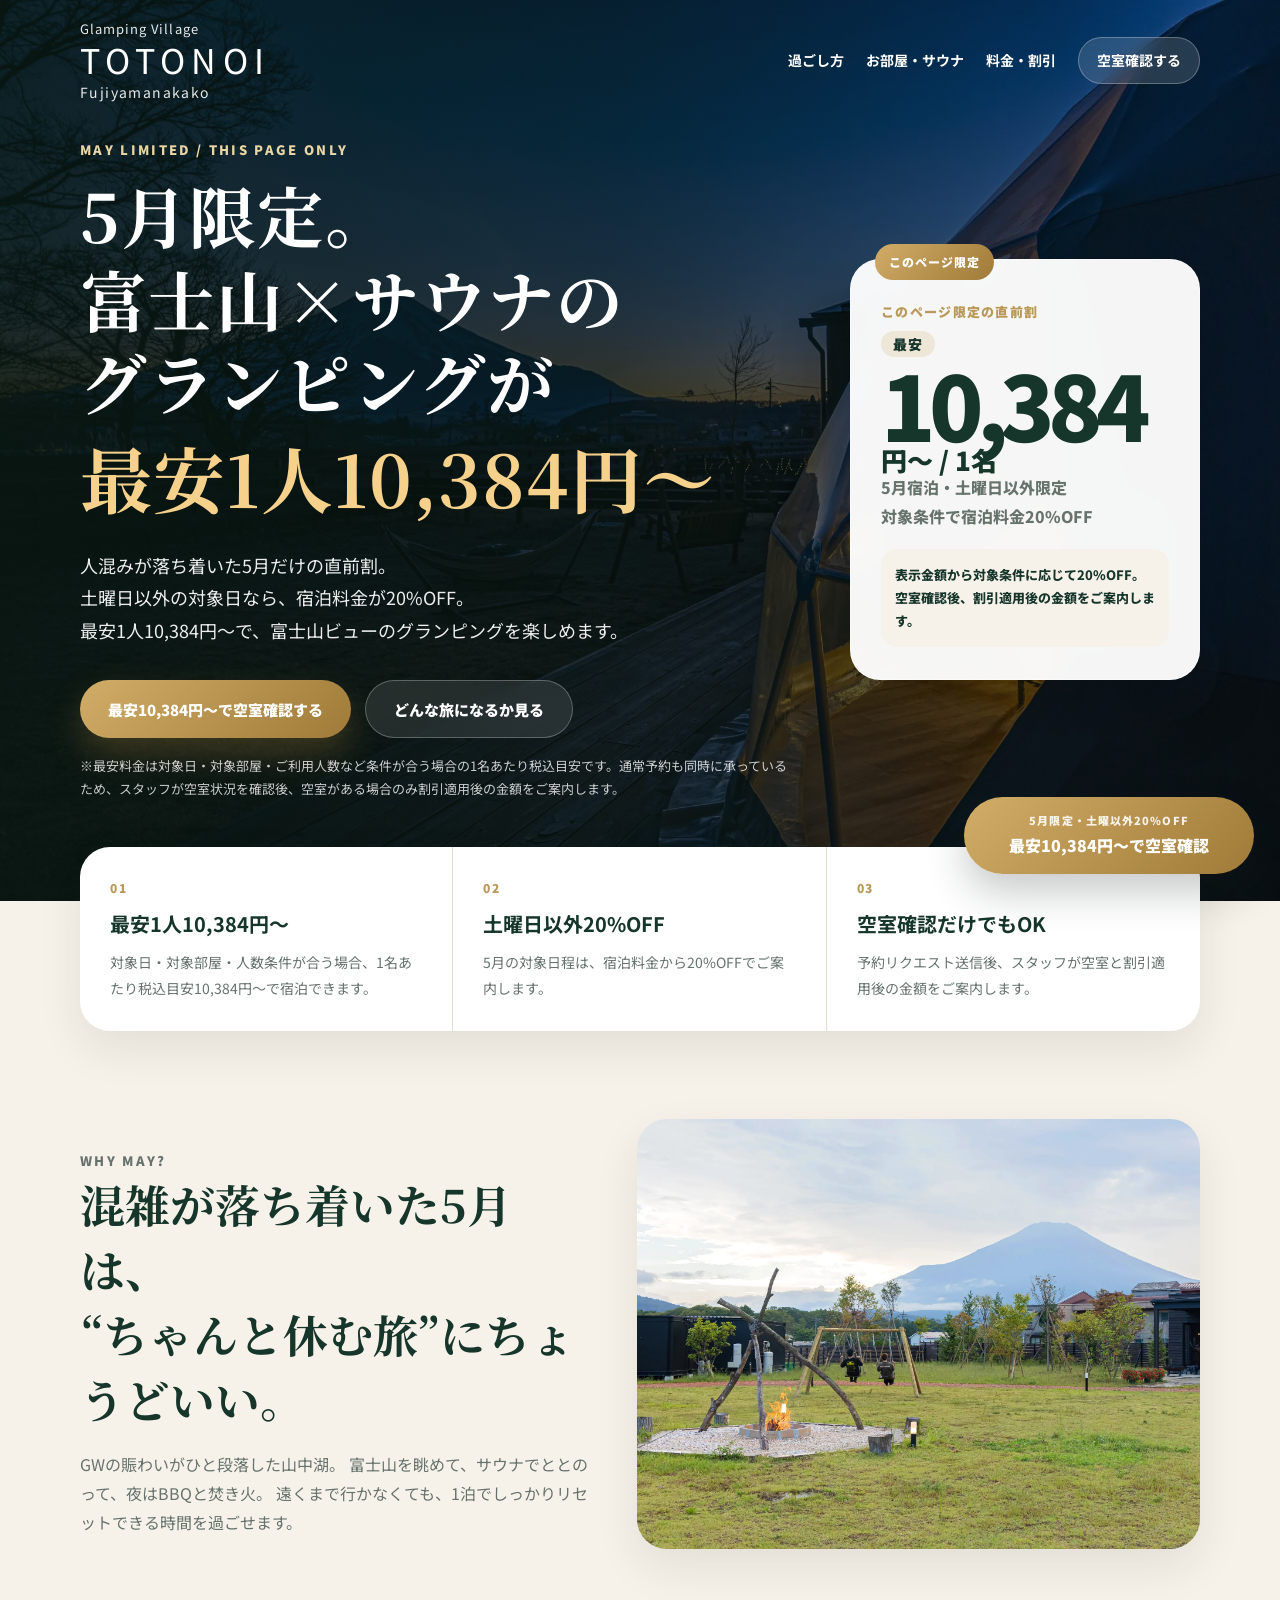
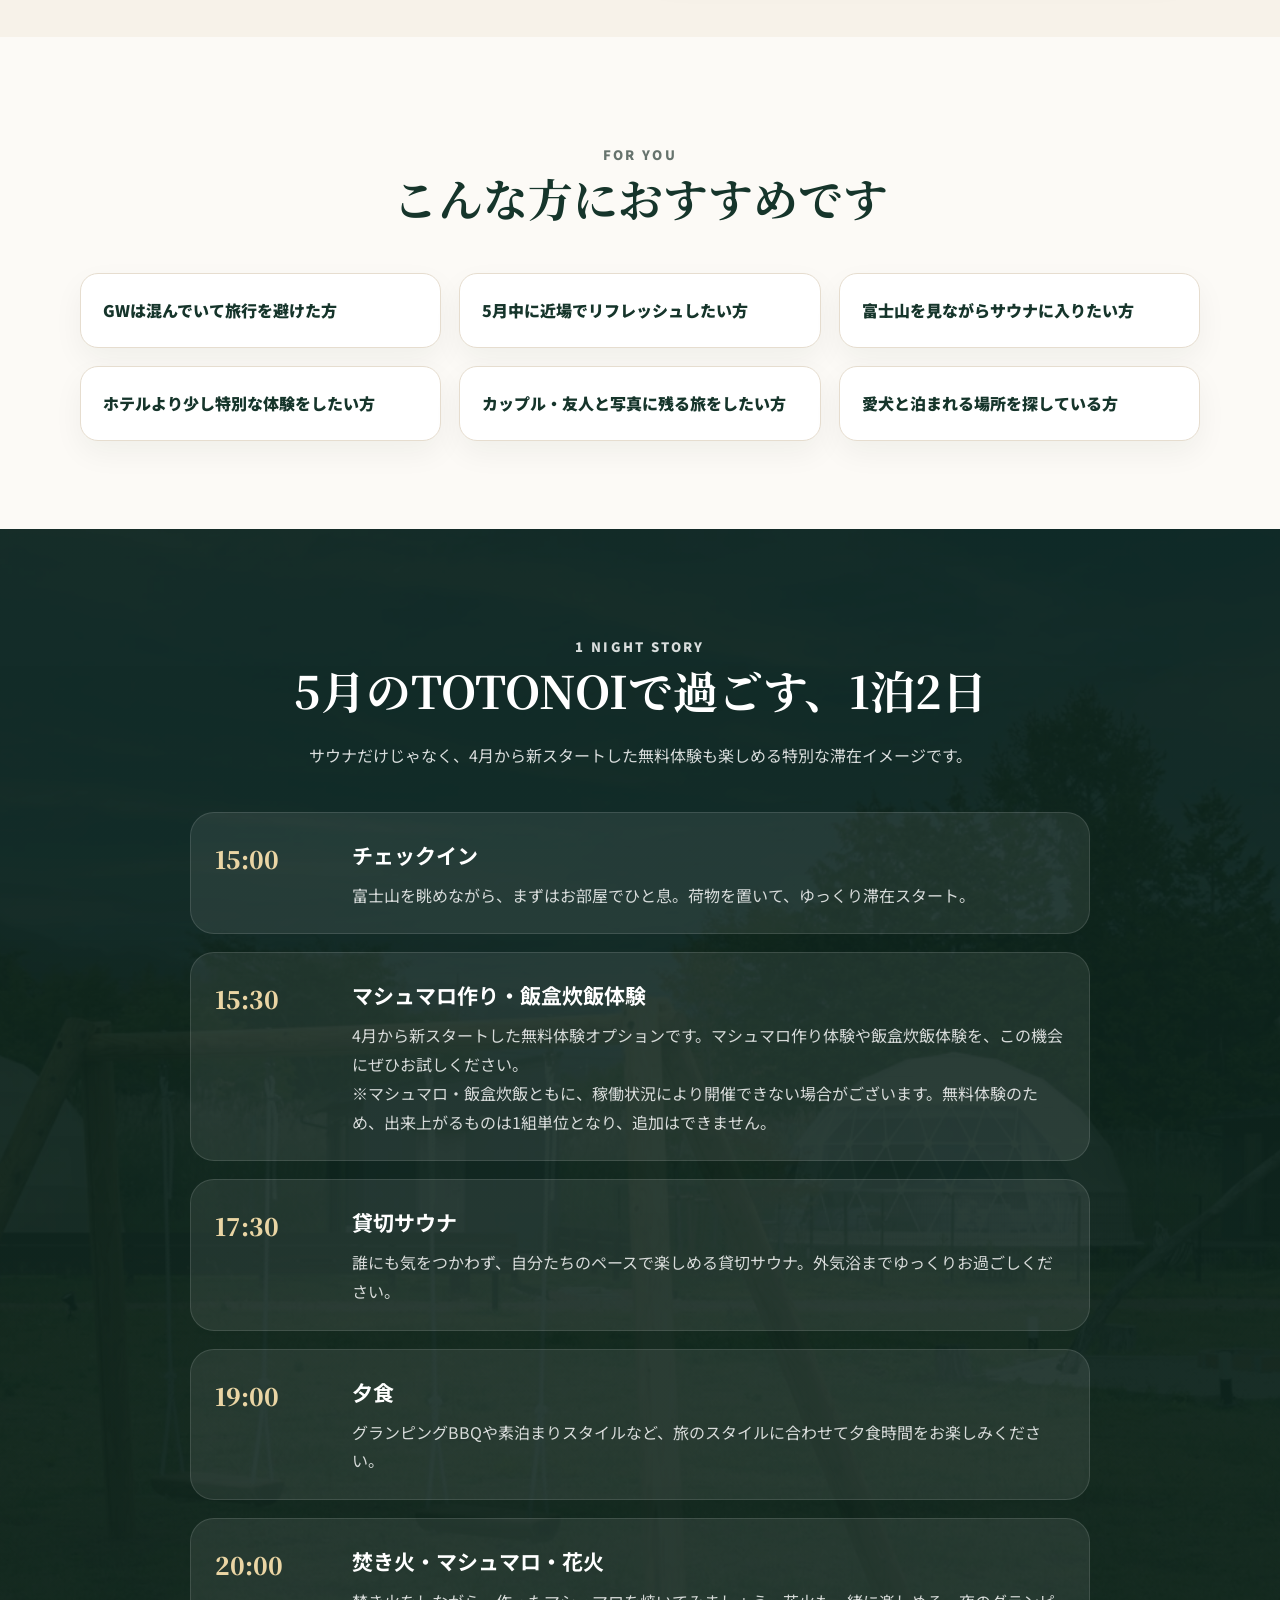
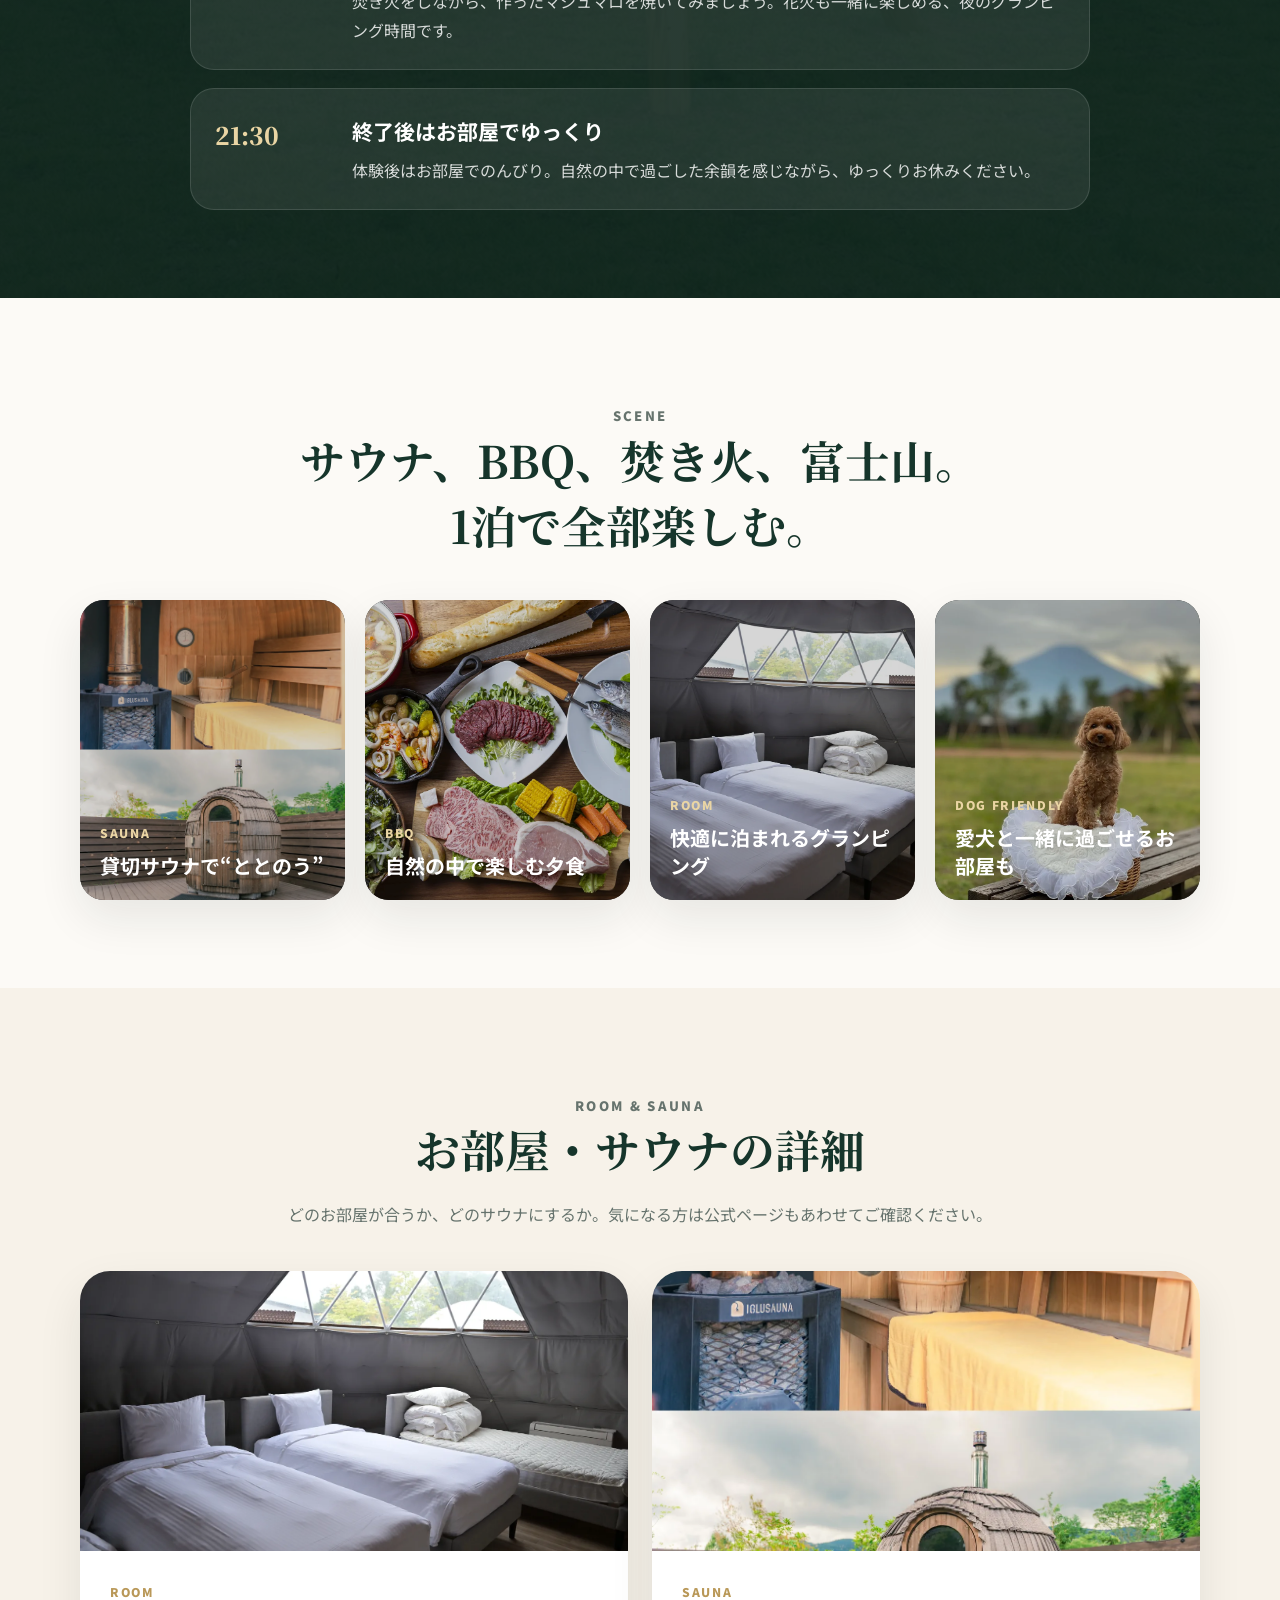
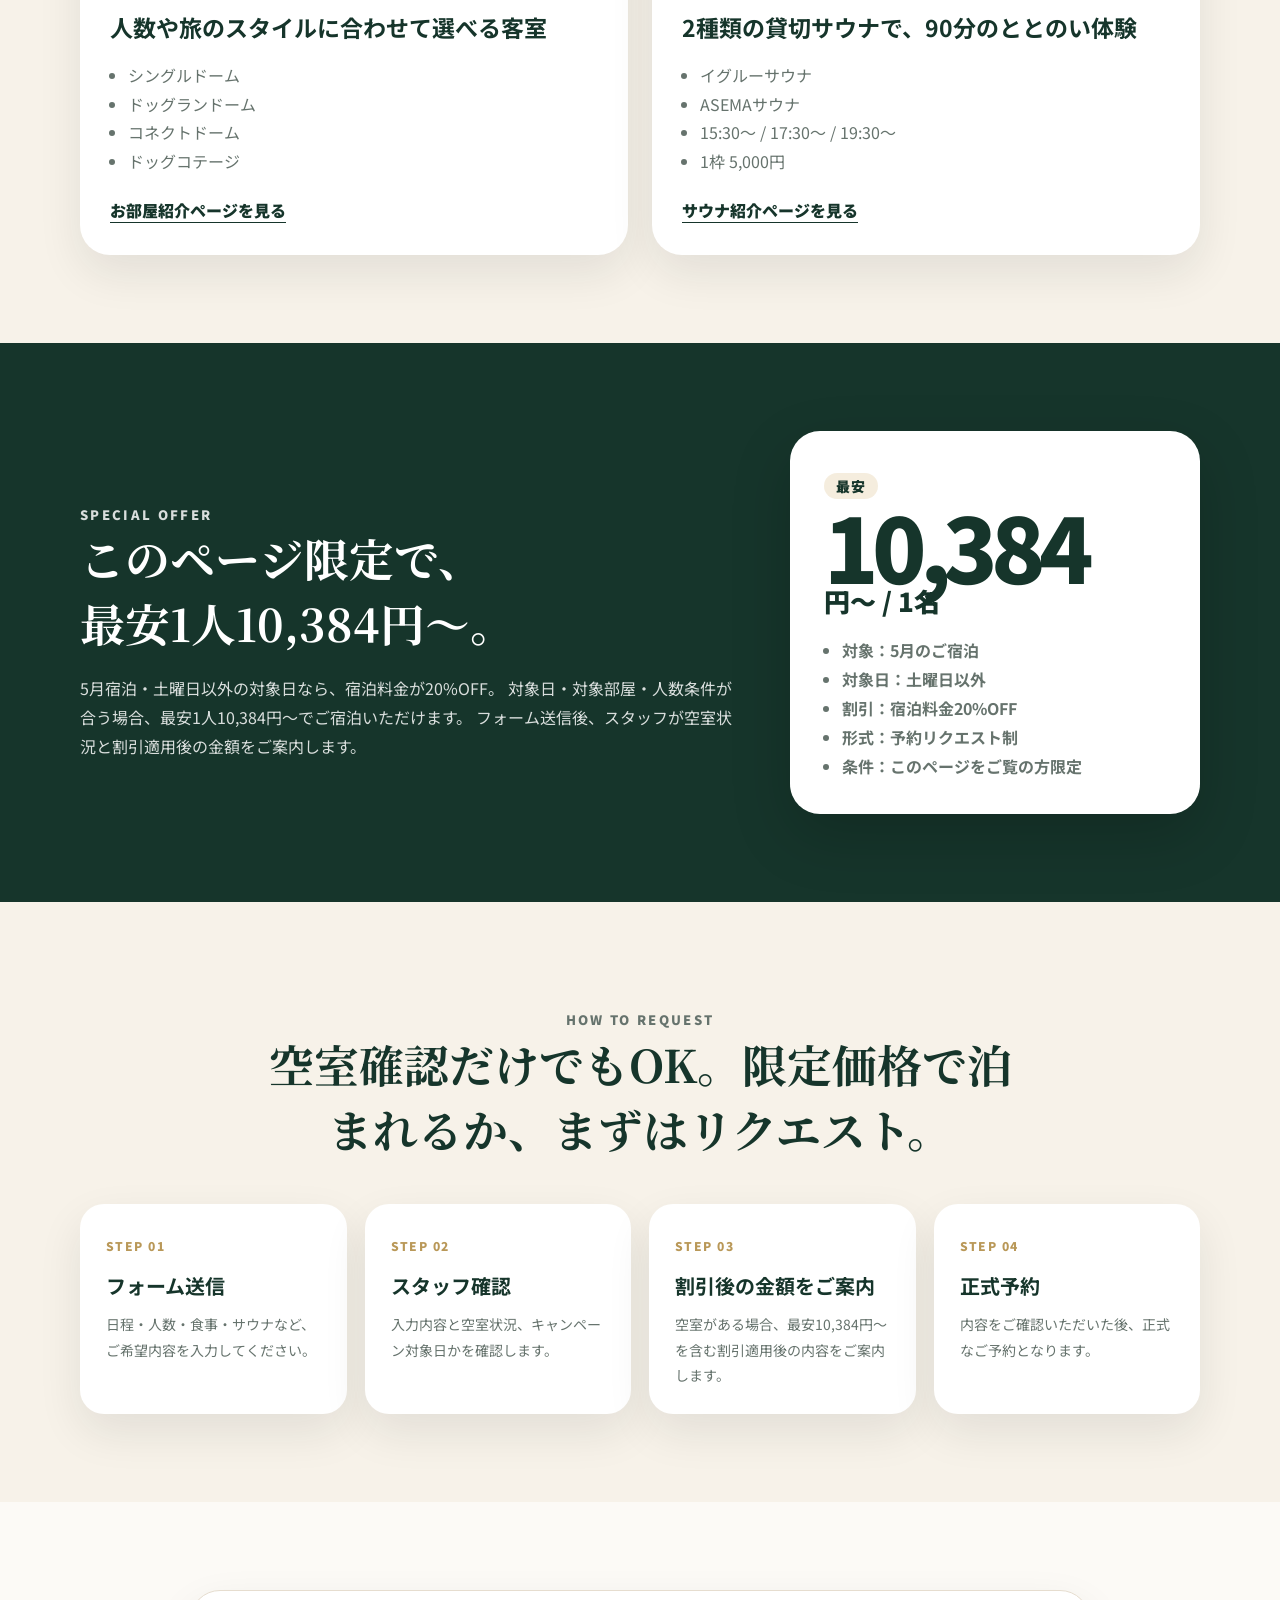
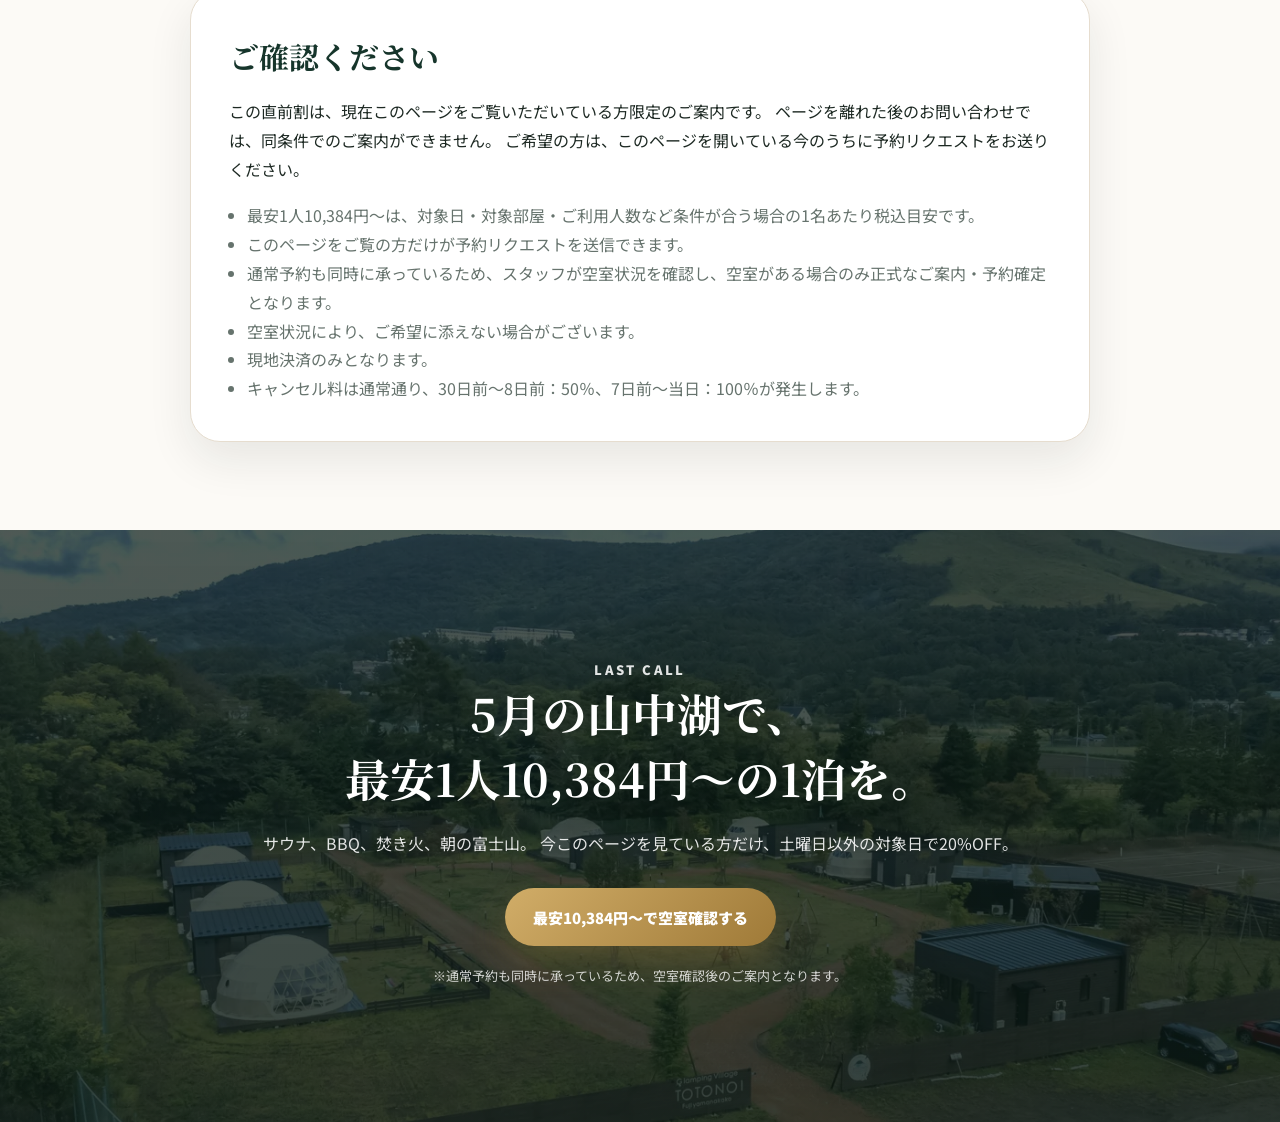
<file: index.html>
<!DOCTYPE html>
<html lang="ja">
<head>
  <meta charset="UTF-8" />
  <meta name="viewport" content="width=device-width, initial-scale=1.0" />

  <title>5月限定直前割｜TOTONOI富士山中湖</title>
  <meta name="description" content="GW明けの静かな山中湖で、富士山とサウナにととのう。TOTONOI富士山中湖の5月限定直前割。土曜日以外20%OFF。最安1人10,384円〜。" />

  <link rel="preconnect" href="https://fonts.googleapis.com" />
  <link rel="preconnect" href="https://fonts.gstatic.com" crossorigin />
  <link href="https://fonts.googleapis.com/css2?family=Noto+Sans+JP:wght@400;500;700;800;900&family=Noto+Serif+JP:wght@500;700;900&display=swap" rel="stylesheet" />

  <link rel="stylesheet" href="style.css" />

  <!-- GA4 / Google tag -->
  <script async src="https://www.googletagmanager.com/gtag/js?id=G-E17Z6DEL7V"></script>
  <script>
    window.dataLayer = window.dataLayer || [];
    function gtag(){dataLayer.push(arguments);}
    gtag('js', new Date());

    gtag('config', 'G-E17Z6DEL7V');
  </script>

  <!-- Meta Pixel Code -->
  <script>
    !function(f,b,e,v,n,t,s)
    {if(f.fbq)return;n=f.fbq=function(){n.callMethod?
    n.callMethod.apply(n,arguments):n.queue.push(arguments)};
    if(!f._fbq)f._fbq=n;n.push=n;n.loaded=!0;n.version='2.0';
    n.queue=[];t=b.createElement(e);t.async=!0;
    t.src=v;s=b.getElementsByTagName(e)[0];
    s.parentNode.insertBefore(t,s)}(window, document,'script',
    'https://connect.facebook.net/en_US/fbevents.js');

    fbq('init', '956532880602865');
    fbq('track', 'PageView');
  </script>
  <noscript>
    <img height="1" width="1" style="display:none"
    src="https://www.facebook.com/tr?id=956532880602865&ev=PageView&noscript=1" />
  </noscript>
  <!-- End Meta Pixel Code -->
</head>

<body>
  <div class="lp-wrapper">

    <header class="site-header">
      <div class="container header-inner">
        <a href="index.html" class="brand">
          <span class="brand-village">Glamping Village</span>
          <span class="brand-main">TOTONOI</span>
          <span class="brand-sub">Fujiyamanakako</span>
        </a>

        <nav class="header-nav">
          <a href="#experience">過ごし方</a>
          <a href="#rooms">お部屋・サウナ</a>
          <a href="#discount">料金・割引</a>
          <a href="request.html" class="nav-cta" onclick="gtag('event', 'click_request_nav'); fbq('trackCustom', 'ClickRequestNav');">空室確認する</a>
        </nav>
      </div>
    </header>

    <main>

      <section class="hero">
        <div class="hero-bg"></div>
        <div class="hero-shade"></div>

        <div class="container hero-inner">
          <div class="hero-copy">
            <p class="eyebrow">MAY LIMITED / THIS PAGE ONLY</p>

            <h1>
              5月限定。<br />
              富士山×サウナの<br />
              グランピングが<br />
              <span class="hero-discount-text">最安1人10,384円〜</span>
            </h1>

            <p class="hero-lead">
              人混みが落ち着いた5月だけの直前割。<br />
              土曜日以外の対象日なら、宿泊料金が20%OFF。<br />
              最安1人10,384円〜で、富士山ビューのグランピングを楽しめます。
            </p>

            <div class="hero-actions">
              <a href="request.html" class="btn btn-primary" onclick="gtag('event', 'click_request_index'); fbq('trackCustom', 'ClickRequestIndex');">
                最安10,384円〜で空室確認する
              </a>
              <a href="#experience" class="btn btn-glass" onclick="gtag('event', 'click_view_experience'); fbq('trackCustom', 'ClickViewExperience');">
                どんな旅になるか見る
              </a>
            </div>

            <p class="micro-copy">
              ※最安料金は対象日・対象部屋・ご利用人数など条件が合う場合の1名あたり税込目安です。通常予約も同時に承っているため、スタッフが空室状況を確認後、空室がある場合のみ割引適用後の金額をご案内します。
            </p>
          </div>

          <div class="hero-card">
            <p class="hero-card-label">このページ限定の直前割</p>

            <div class="price-big">
              <small>最安</small>
              <span>10,384</span>
              <em>円〜 / 1名</em>
            </div>

            <p class="hero-card-text">
              5月宿泊・土曜日以外限定<br />
              対象条件で宿泊料金20%OFF
            </p>

            <div class="discount-mini-note">
              表示金額から対象条件に応じて20%OFF。<br />
              空室確認後、割引適用後の金額をご案内します。
            </div>
          </div>
        </div>
      </section>

      <section class="quick">
        <div class="container quick-grid">
          <div class="quick-item">
            <span>01</span>
            <strong>最安1人10,384円〜</strong>
            <p>対象日・対象部屋・人数条件が合う場合、1名あたり税込目安10,384円〜で宿泊できます。</p>
          </div>

          <div class="quick-item">
            <span>02</span>
            <strong>土曜日以外20%OFF</strong>
            <p>5月の対象日程は、宿泊料金から20%OFFでご案内します。</p>
          </div>

          <div class="quick-item">
            <span>03</span>
            <strong>空室確認だけでもOK</strong>
            <p>予約リクエスト送信後、スタッフが空室と割引適用後の金額をご案内します。</p>
          </div>
        </div>
      </section>

      <section class="section intro">
        <div class="container intro-grid">
          <div class="intro-copy">
            <p class="section-kicker">WHY MAY?</p>
            <h2>
              混雑が落ち着いた5月は、<br />
              “ちゃんと休む旅”にちょうどいい。
            </h2>
            <p>
              GWの賑わいがひと段落した山中湖。
              富士山を眺めて、サウナでととのって、夜はBBQと焚き火。
              遠くまで行かなくても、1泊でしっかりリセットできる時間を過ごせます。
            </p>
          </div>

          <div class="intro-photo">
            <img src="images/fuji-firepit.webp" alt="富士山と焚き火" />
          </div>
        </div>
      </section>

      <section class="section recommend">
        <div class="container">
          <div class="section-head">
            <p class="section-kicker">FOR YOU</p>
            <h2>こんな方におすすめです</h2>
          </div>

          <div class="recommend-grid">
            <div class="recommend-card">GWは混んでいて旅行を避けた方</div>
            <div class="recommend-card">5月中に近場でリフレッシュしたい方</div>
            <div class="recommend-card">富士山を見ながらサウナに入りたい方</div>
            <div class="recommend-card">ホテルより少し特別な体験をしたい方</div>
            <div class="recommend-card">カップル・友人と写真に残る旅をしたい方</div>
            <div class="recommend-card">愛犬と泊まれる場所を探している方</div>
          </div>
        </div>
      </section>

      <section class="section experience" id="experience">
        <div class="container">
          <div class="section-head white">
            <p class="section-kicker">1 NIGHT STORY</p>
            <h2>5月のTOTONOIで過ごす、1泊2日</h2>
            <p>
              サウナだけじゃなく、4月から新スタートした無料体験も楽しめる特別な滞在イメージです。
            </p>
          </div>

          <div class="story-timeline">
            <div class="story-item">
              <div class="story-time">15:00</div>
              <div>
                <h3>チェックイン</h3>
                <p>富士山を眺めながら、まずはお部屋でひと息。荷物を置いて、ゆっくり滞在スタート。</p>
              </div>
            </div>

            <div class="story-item">
              <div class="story-time">15:30</div>
              <div>
                <h3>マシュマロ作り・飯盒炊飯体験</h3>
                <p>
                  4月から新スタートした無料体験オプションです。マシュマロ作り体験や飯盒炊飯体験を、この機会にぜひお試しください。<br />
                  ※マシュマロ・飯盒炊飯ともに、稼働状況により開催できない場合がございます。無料体験のため、出来上がるものは1組単位となり、追加はできません。
                </p>
              </div>
            </div>

            <div class="story-item">
              <div class="story-time">17:30</div>
              <div>
                <h3>貸切サウナ</h3>
                <p>誰にも気をつかわず、自分たちのペースで楽しめる貸切サウナ。外気浴までゆっくりお過ごしください。</p>
              </div>
            </div>

            <div class="story-item">
              <div class="story-time">19:00</div>
              <div>
                <h3>夕食</h3>
                <p>グランピングBBQや素泊まりスタイルなど、旅のスタイルに合わせて夕食時間をお楽しみください。</p>
              </div>
            </div>

            <div class="story-item">
              <div class="story-time">20:00</div>
              <div>
                <h3>焚き火・マシュマロ・花火</h3>
                <p>焚き火をしながら、作ったマシュマロを焼いてみましょう。花火も一緒に楽しめる、夜のグランピング時間です。</p>
              </div>
            </div>

            <div class="story-item">
              <div class="story-time">21:30</div>
              <div>
                <h3>終了後はお部屋でゆっくり</h3>
                <p>体験後はお部屋でのんびり。自然の中で過ごした余韻を感じながら、ゆっくりお休みください。</p>
              </div>
            </div>
          </div>
        </div>
      </section>

      <section class="section gallery-section">
        <div class="container">
          <div class="section-head">
            <p class="section-kicker">SCENE</p>
            <h2>サウナ、BBQ、焚き火、富士山。<br />1泊で全部楽しむ。</h2>
          </div>

          <div class="masonry">
            <div class="masonry-card large">
              <img src="images/sauna.webp" alt="貸切サウナ" />
              <div>
                <span>SAUNA</span>
                <h3>貸切サウナで“ととのう”</h3>
              </div>
            </div>

            <div class="masonry-card">
              <img src="images/bbq.webp" alt="BBQ" />
              <div>
                <span>BBQ</span>
                <h3>自然の中で楽しむ夕食</h3>
              </div>
            </div>

            <div class="masonry-card">
              <img src="images/room.webp" alt="客室" />
              <div>
                <span>ROOM</span>
                <h3>快適に泊まれるグランピング</h3>
              </div>
            </div>

            <div class="masonry-card wide">
              <img src="images/dog.webp" alt="愛犬同伴" />
              <div>
                <span>DOG FRIENDLY</span>
                <h3>愛犬と一緒に過ごせるお部屋も</h3>
              </div>
            </div>
          </div>
        </div>
      </section>

      <section class="section rooms" id="rooms">
        <div class="container">
          <div class="section-head">
            <p class="section-kicker">ROOM & SAUNA</p>
            <h2>お部屋・サウナの詳細</h2>
            <p>どのお部屋が合うか、どのサウナにするか。気になる方は公式ページもあわせてご確認ください。</p>
          </div>

          <div class="detail-grid">
            <article class="detail-card">
              <img src="images/room.webp" alt="お部屋" />
              <div class="detail-body">
                <p>ROOM</p>
                <h3>人数や旅のスタイルに合わせて選べる客室</h3>
                <ul>
                  <li>シングルドーム</li>
                  <li>ドッグランドーム</li>
                  <li>コネクトドーム</li>
                  <li>ドッグコテージ</li>
                </ul>
                <a href="https://www.yamanashi-sauna-glamping.com/room/" target="_blank" rel="noopener noreferrer" onclick="gtag('event', 'click_room_page'); fbq('trackCustom', 'ClickRoomPage');">
                  お部屋紹介ページを見る
                </a>
              </div>
            </article>

            <article class="detail-card">
              <img src="images/sauna.webp" alt="サウナ" />
              <div class="detail-body">
                <p>SAUNA</p>
                <h3>2種類の貸切サウナで、90分のととのい体験</h3>
                <ul>
                  <li>イグルーサウナ</li>
                  <li>ASEMAサウナ</li>
                  <li>15:30〜 / 17:30〜 / 19:30〜</li>
                  <li>1枠 5,000円</li>
                </ul>
                <a href="https://www.yamanashi-sauna-glamping.com/sauna/" target="_blank" rel="noopener noreferrer" onclick="gtag('event', 'click_sauna_page'); fbq('trackCustom', 'ClickSaunaPage');">
                  サウナ紹介ページを見る
                </a>
              </div>
            </article>
          </div>
        </div>
      </section>

      <section class="section discount" id="discount">
        <div class="container discount-grid">
          <div>
            <p class="section-kicker">SPECIAL OFFER</p>
            <h2>このページ限定で、<br />最安1人10,384円〜。</h2>
            <p>
              5月宿泊・土曜日以外の対象日なら、宿泊料金が20%OFF。
              対象日・対象部屋・人数条件が合う場合、最安1人10,384円〜でご宿泊いただけます。
              フォーム送信後、スタッフが空室状況と割引適用後の金額をご案内します。
            </p>
          </div>

          <div class="discount-panel">
            <div class="price-big price-big-panel">
              <small>最安</small>
              <span>10,384</span>
              <em>円〜 / 1名</em>
            </div>
            <ul>
              <li>対象：5月のご宿泊</li>
              <li>対象日：土曜日以外</li>
              <li>割引：宿泊料金20%OFF</li>
              <li>形式：予約リクエスト制</li>
              <li>条件：このページをご覧の方限定</li>
            </ul>
          </div>
        </div>
      </section>

      <section class="section flow">
        <div class="container">
          <div class="section-head">
            <p class="section-kicker">HOW TO REQUEST</p>
            <h2>空室確認だけでもOK。限定価格で泊まれるか、まずはリクエスト。</h2>
          </div>

          <div class="flow-grid">
            <div class="flow-card">
              <span>STEP 01</span>
              <h3>フォーム送信</h3>
              <p>日程・人数・食事・サウナなど、ご希望内容を入力してください。</p>
            </div>

            <div class="flow-card">
              <span>STEP 02</span>
              <h3>スタッフ確認</h3>
              <p>入力内容と空室状況、キャンペーン対象日かを確認します。</p>
            </div>

            <div class="flow-card">
              <span>STEP 03</span>
              <h3>割引後の金額をご案内</h3>
              <p>空室がある場合、最安10,384円〜を含む割引適用後の内容をご案内します。</p>
            </div>

            <div class="flow-card">
              <span>STEP 04</span>
              <h3>正式予約</h3>
              <p>内容をご確認いただいた後、正式なご予約となります。</p>
            </div>
          </div>
        </div>
      </section>

      <section class="section caution">
        <div class="container">
          <div class="caution-box">
            <h2>ご確認ください</h2>
            <p>
              この直前割は、現在このページをご覧いただいている方限定のご案内です。
              ページを離れた後のお問い合わせでは、同条件でのご案内ができません。
              ご希望の方は、このページを開いている今のうちに予約リクエストをお送りください。
            </p>

            <ul>
              <li>最安1人10,384円〜は、対象日・対象部屋・ご利用人数など条件が合う場合の1名あたり税込目安です。</li>
              <li>このページをご覧の方だけが予約リクエストを送信できます。</li>
              <li>通常予約も同時に承っているため、スタッフが空室状況を確認し、空室がある場合のみ正式なご案内・予約確定となります。</li>
              <li>空室状況により、ご希望に添えない場合がございます。</li>
              <li>現地決済のみとなります。</li>
              <li>キャンセル料は通常通り、30日前〜8日前：50％、7日前〜当日：100％が発生します。</li>
            </ul>
          </div>
        </div>
      </section>

      <section class="final">
        <div class="final-bg"></div>
        <div class="container final-inner">
          <p class="section-kicker">LAST CALL</p>
          <h2>5月の山中湖で、<br />最安1人10,384円〜の1泊を。</h2>
          <p>
            サウナ、BBQ、焚き火、朝の富士山。
            今このページを見ている方だけ、土曜日以外の対象日で20%OFF。
          </p>

          <a href="request.html" class="btn btn-primary" onclick="gtag('event', 'click_request_final'); fbq('trackCustom', 'ClickRequestFinal');">
            最安10,384円〜で空室確認する
          </a>

          <p class="micro-copy light">
            ※通常予約も同時に承っているため、空室確認後のご案内となります。
          </p>
        </div>
      </section>

    </main>

    <div class="sticky-cta">
      <a href="request.html" onclick="gtag('event', 'click_request_sticky'); fbq('trackCustom', 'ClickRequestSticky');">
        <span>5月限定・土曜以外20%OFF</span>
        最安10,384円〜で空室確認
      </a>
    </div>

  </div>
</body>
</html>
</file>
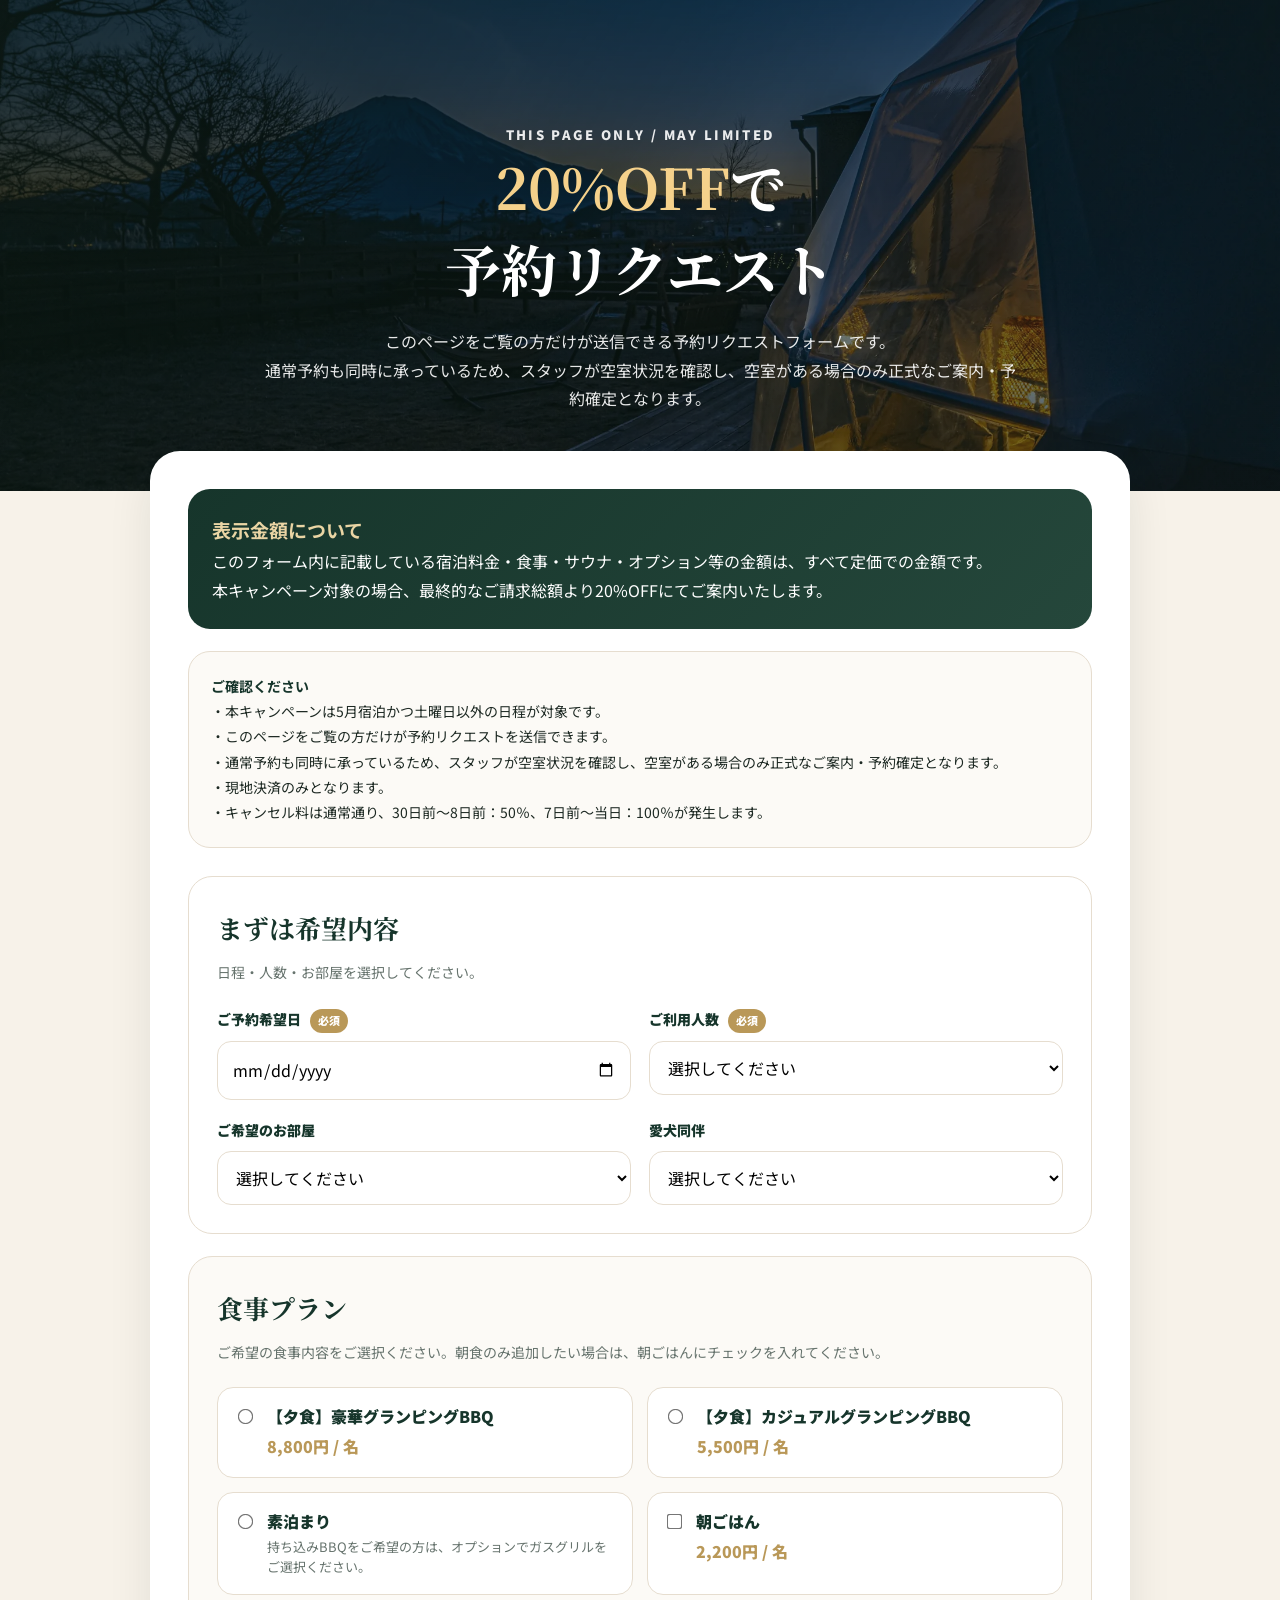
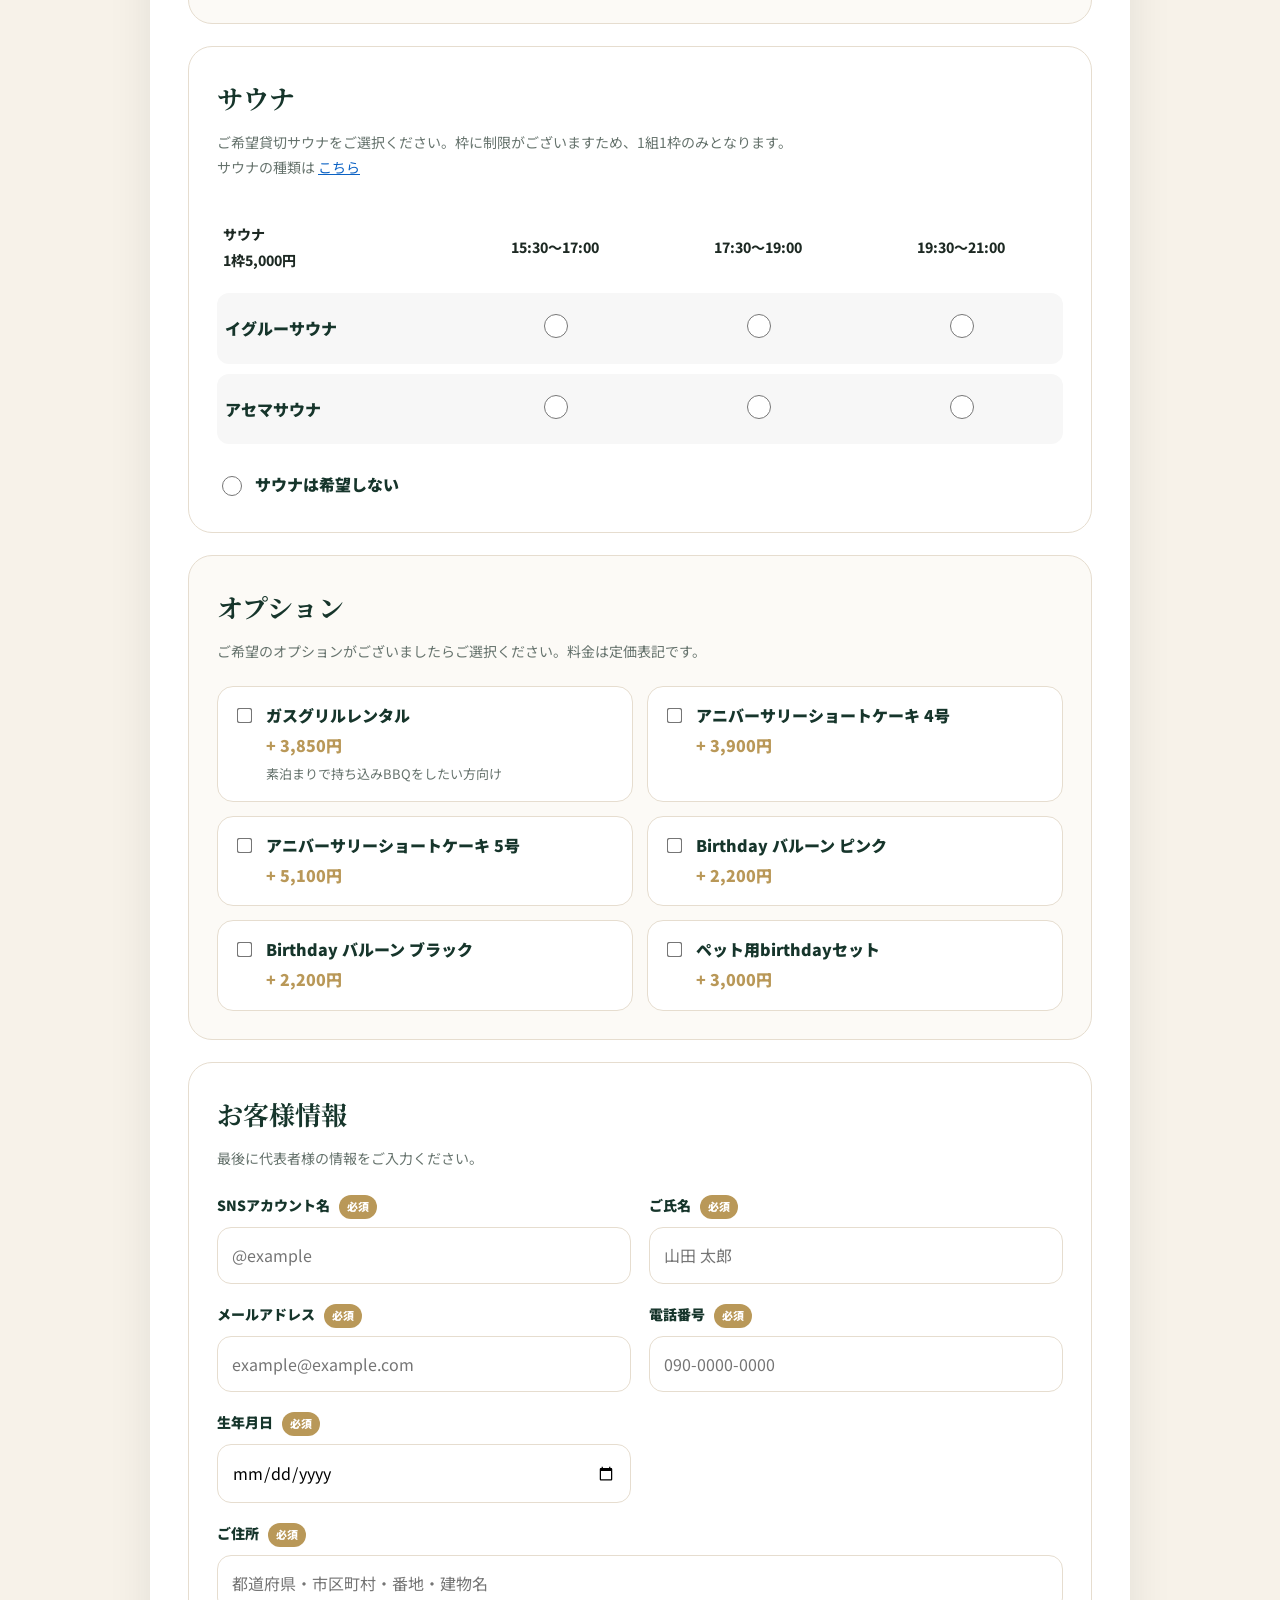
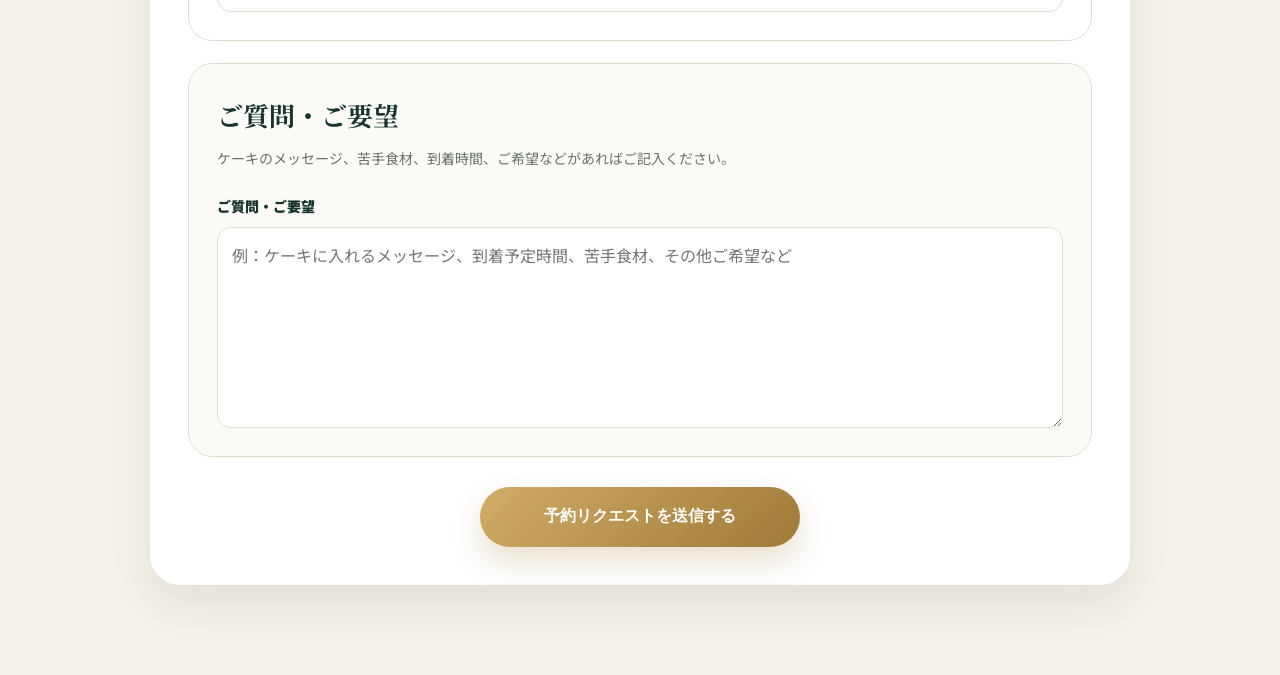
<file: request.html>
<!DOCTYPE html>
<html lang="ja">
<head>
  <meta charset="UTF-8" />
  <meta name="viewport" content="width=device-width, initial-scale=1.0" />

  <title>予約リクエスト｜TOTONOI富士山中湖 5月限定直前割</title>
  <meta name="description" content="TOTONOI富士山中湖 5月限定直前割の予約リクエストフォームです。" />

  <link rel="preconnect" href="https://fonts.googleapis.com" />
  <link rel="preconnect" href="https://fonts.gstatic.com" crossorigin />
  <link href="https://fonts.googleapis.com/css2?family=Noto+Sans+JP:wght@400;500;700;800;900&family=Noto+Serif+JP:wght@500;700;900&display=swap" rel="stylesheet" />

  <link rel="stylesheet" href="style.css" />

  <!-- GA4 / Google tag -->
  <script async src="https://www.googletagmanager.com/gtag/js?id=G-E17Z6DEL7V"></script>
  <script>
    window.dataLayer = window.dataLayer || [];
    function gtag(){dataLayer.push(arguments);}
    gtag('js', new Date());

    gtag('config', 'G-E17Z6DEL7V');
  </script>

  <!-- Meta Pixel Code -->
  <script>
    !function(f,b,e,v,n,t,s)
    {if(f.fbq)return;n=f.fbq=function(){n.callMethod?
    n.callMethod.apply(n,arguments):n.queue.push(arguments)};
    if(!f._fbq)f._fbq=n;n.push=n;n.loaded=!0;n.version='2.0';
    n.queue=[];t=b.createElement(e);t.async=!0;
    t.src=v;s=b.getElementsByTagName(e)[0];
    s.parentNode.insertBefore(t,s)}(window, document,'script',
    'https://connect.facebook.net/en_US/fbevents.js');

    fbq('init', '956532880602865');
    fbq('track', 'PageView');
    fbq('trackCustom', 'ViewRequestPage');
  </script>
  <noscript>
    <img height="1" width="1" style="display:none"
    src="https://www.facebook.com/tr?id=956532880602865&ev=PageView&noscript=1" />
  </noscript>
  <!-- End Meta Pixel Code -->
</head>

<body>
  <main class="request-page">

    <section class="request-hero">
      <div class="container">
        <p class="eyebrow">THIS PAGE ONLY / MAY LIMITED</p>
        <h1><span>20%OFF</span>で<br />予約リクエスト</h1>
        <p>
          このページをご覧の方だけが送信できる予約リクエストフォームです。<br />
          通常予約も同時に承っているため、スタッフが空室状況を確認し、空室がある場合のみ正式なご案内・予約確定となります。
        </p>
      </div>
    </section>

    <section class="request-wrap">
      <div class="discount-note">
        <strong>表示金額について</strong><br />
        このフォーム内に記載している宿泊料金・食事・サウナ・オプション等の金額は、すべて定価での金額です。<br />
        本キャンペーン対象の場合、最終的なご請求総額より20%OFFにてご案内いたします。
      </div>

      <div class="request-note">
        <strong>ご確認ください</strong><br />
        ・本キャンペーンは5月宿泊かつ土曜日以外の日程が対象です。<br />
        ・このページをご覧の方だけが予約リクエストを送信できます。<br />
        ・通常予約も同時に承っているため、スタッフが空室状況を確認し、空室がある場合のみ正式なご案内・予約確定となります。<br />
        ・現地決済のみとなります。<br />
        ・キャンセル料は通常通り、30日前〜8日前：50％、7日前〜当日：100％が発生します。
      </div>

      <form id="requestForm" class="request-form" action="https://script.google.com/macros/s/AKfycbw1cAjFIYxechqB8xIgBj4XAtEVgWFsEuwmCcU88yV-5PRNLPVVskwQvKj3WbLaVxwBhw/exec" method="POST">

        <input type="hidden" name="campaign" value="TOTONOI富士山中湖 5月限定直前割20%OFF" />

        <div class="form-section">
          <h2>まずは希望内容</h2>
          <p class="form-section-lead">日程・人数・お部屋を選択してください。</p>

          <div class="section-grid">
            <div class="form-group">
              <label>ご予約希望日 <span>必須</span></label>
              <input type="date" name="checkin" required />
            </div>

            <div class="form-group">
              <label>ご利用人数 <span>必須</span></label>
              <select name="guests" required>
                <option value="">選択してください</option>
                <option value="2名">2名</option>
                <option value="3名">3名</option>
                <option value="4名">4名</option>
                <option value="5名">5名</option>
                <option value="6名">6名</option>
              </select>
            </div>

            <div class="form-group">
              <label>ご希望のお部屋</label>
              <select name="room_type">
                <option value="">選択してください</option>
                <option value="シングルドーム">シングルドーム</option>
                <option value="ドッグランドーム">ドッグランドーム</option>
                <option value="コネクトドーム">コネクトドーム</option>
                <option value="ドッグコテージ">ドッグコテージ</option>
                <option value="未定・おまかせ">未定・おまかせ</option>
              </select>
            </div>

            <div class="form-group">
              <label>愛犬同伴</label>
              <select name="dog">
                <option value="">選択してください</option>
                <option value="なし">なし</option>
                <option value="あり">あり</option>
                <option value="相談したい">相談したい</option>
              </select>
            </div>
          </div>
        </div>

        <div class="form-section soft">
          <h2>食事プラン</h2>
          <p class="form-section-lead">
            ご希望の食事内容をご選択ください。朝食のみ追加したい場合は、朝ごはんにチェックを入れてください。
          </p>

          <div class="check-grid">
            <label class="check-card">
              <input type="radio" name="dinner_plan" value="豪華グランピングBBQ 8,800円/名" />
              <span>
                <span class="check-title">【夕食】豪華グランピングBBQ</span>
                <span class="check-price">8,800円 / 名</span>
              </span>
            </label>

            <label class="check-card">
              <input type="radio" name="dinner_plan" value="カジュアルグランピングBBQ 5,500円/名" />
              <span>
                <span class="check-title">【夕食】カジュアルグランピングBBQ</span>
                <span class="check-price">5,500円 / 名</span>
              </span>
            </label>

            <label class="check-card">
              <input type="radio" name="dinner_plan" value="素泊まり" />
              <span>
                <span class="check-title">素泊まり</span>
                <span class="check-desc">持ち込みBBQをご希望の方は、オプションでガスグリルをご選択ください。</span>
              </span>
            </label>

            <label class="check-card">
              <input type="checkbox" name="breakfast" value="朝ごはん 2,200円/名" />
              <span>
                <span class="check-title">朝ごはん</span>
                <span class="check-price">2,200円 / 名</span>
              </span>
            </label>
          </div>
        </div>

        <div class="form-section">
          <h2>サウナ</h2>
          <p class="form-section-lead">
            ご希望貸切サウナをご選択ください。枠に制限がございますため、1組1枠のみとなります。<br />
            サウナの種類は
            <a href="https://www.yamanashi-sauna-glamping.com/sauna/" target="_blank" rel="noopener noreferrer" style="color:#0b62c4;text-decoration:underline;" onclick="gtag('event', 'click_sauna_page_from_request'); fbq('trackCustom', 'ClickSaunaPageFromRequest');">こちら</a>
          </p>

          <input type="hidden" name="sauna_price_note" value="サウナ 1枠 5,000円" />

          <table class="sauna-table">
            <thead>
              <tr>
                <th>サウナ<br />1枠5,000円</th>
                <th>15:30〜17:00</th>
                <th>17:30〜19:00</th>
                <th>19:30〜21:00</th>
              </tr>
            </thead>
            <tbody>
              <tr>
                <td>イグルーサウナ</td>
                <td><input type="radio" name="sauna" value="イグルーサウナ 15:30〜17:00" /></td>
                <td><input type="radio" name="sauna" value="イグルーサウナ 17:30〜19:00" /></td>
                <td><input type="radio" name="sauna" value="イグルーサウナ 19:30〜21:00" /></td>
              </tr>
              <tr>
                <td>アセマサウナ</td>
                <td><input type="radio" name="sauna" value="アセマサウナ 15:30〜17:00" /></td>
                <td><input type="radio" name="sauna" value="アセマサウナ 17:30〜19:00" /></td>
                <td><input type="radio" name="sauna" value="アセマサウナ 19:30〜21:00" /></td>
              </tr>
            </tbody>
          </table>

          <label class="sauna-none">
            <input type="radio" name="sauna" value="サウナ希望なし" />
            サウナは希望しない
          </label>
        </div>

        <div class="form-section soft">
          <h2>オプション</h2>
          <p class="form-section-lead">
            ご希望のオプションがございましたらご選択ください。料金は定価表記です。
          </p>

          <div class="check-grid">
            <label class="check-card">
              <input type="checkbox" name="options" value="ガスグリルレンタル +3,850円" />
              <span>
                <span class="check-title">ガスグリルレンタル</span>
                <span class="check-price">+ 3,850円</span>
                <span class="check-desc">素泊まりで持ち込みBBQをしたい方向け</span>
              </span>
            </label>

            <label class="check-card">
              <input type="checkbox" name="options" value="アニバーサリーショートケーキ 4号 +3,900円" />
              <span>
                <span class="check-title">アニバーサリーショートケーキ 4号</span>
                <span class="check-price">+ 3,900円</span>
              </span>
            </label>

            <label class="check-card">
              <input type="checkbox" name="options" value="アニバーサリーショートケーキ 5号 +5,100円" />
              <span>
                <span class="check-title">アニバーサリーショートケーキ 5号</span>
                <span class="check-price">+ 5,100円</span>
              </span>
            </label>

            <label class="check-card">
              <input type="checkbox" name="options" value="Birthday バルーン ピンク +2,200円" />
              <span>
                <span class="check-title">Birthday バルーン ピンク</span>
                <span class="check-price">+ 2,200円</span>
              </span>
            </label>

            <label class="check-card">
              <input type="checkbox" name="options" value="Birthday バルーン ブラック +2,200円" />
              <span>
                <span class="check-title">Birthday バルーン ブラック</span>
                <span class="check-price">+ 2,200円</span>
              </span>
            </label>

            <label class="check-card">
              <input type="checkbox" name="options" value="ペット用birthdayセット +3,000円" />
              <span>
                <span class="check-title">ペット用birthdayセット</span>
                <span class="check-price">+ 3,000円</span>
              </span>
            </label>
          </div>
        </div>

        <div class="form-section">
          <h2>お客様情報</h2>
          <p class="form-section-lead">最後に代表者様の情報をご入力ください。</p>

          <div class="section-grid">
            <div class="form-group">
              <label>SNSアカウント名 <span>必須</span></label>
              <input type="text" name="sns_account" required placeholder="@example" />
            </div>

            <div class="form-group">
              <label>ご氏名 <span>必須</span></label>
              <input type="text" name="name" required placeholder="山田 太郎" />
            </div>

            <div class="form-group">
              <label>メールアドレス <span>必須</span></label>
              <input type="email" name="email" required placeholder="example@example.com" />
            </div>

            <div class="form-group">
              <label>電話番号 <span>必須</span></label>
              <input type="tel" name="tel" required placeholder="090-0000-0000" />
            </div>

            <div class="form-group">
              <label>生年月日 <span>必須</span></label>
              <input type="date" name="birthday" required />
            </div>

            <div class="form-group full">
              <label>ご住所 <span>必須</span></label>
              <input type="text" name="address" required placeholder="都道府県・市区町村・番地・建物名" />
            </div>
          </div>
        </div>

        <div class="form-section soft">
          <h2>ご質問・ご要望</h2>
          <p class="form-section-lead">
            ケーキのメッセージ、苦手食材、到着時間、ご希望などがあればご記入ください。
          </p>

          <div class="form-group full">
            <label>ご質問・ご要望</label>
            <textarea name="message" rows="6" placeholder="例：ケーキに入れるメッセージ、到着予定時間、苦手食材、その他ご希望など"></textarea>
          </div>
        </div>

        <div class="submit-area">
          <button type="submit" class="submit-btn">予約リクエストを送信する</button>
        </div>
      </form>
    </section>
  </main>

  <script>
    const form = document.getElementById("requestForm");

    form.addEventListener("submit", function(e) {
      e.preventDefault();

      const submitButton = form.querySelector(".submit-btn");
      submitButton.disabled = true;
      submitButton.textContent = "送信中...";

      gtag('event', 'submit_request_click', {
        event_category: 'form',
        event_label: 'TOTONOI May LP'
      });

      fbq('trackCustom', 'SubmitRequestClick');

      const formData = new FormData(form);

      fetch(form.action, {
        method: "POST",
        body: formData,
        mode: "no-cors"
      })
      .then(() => {
        window.location.href = "thanks.html";
      })
      .catch(() => {
        submitButton.disabled = false;
        submitButton.textContent = "予約リクエストを送信する";
        alert("送信に失敗しました。時間をおいて再度お試しください。");
      });
    });
  </script>
</body>
</html>
</file>
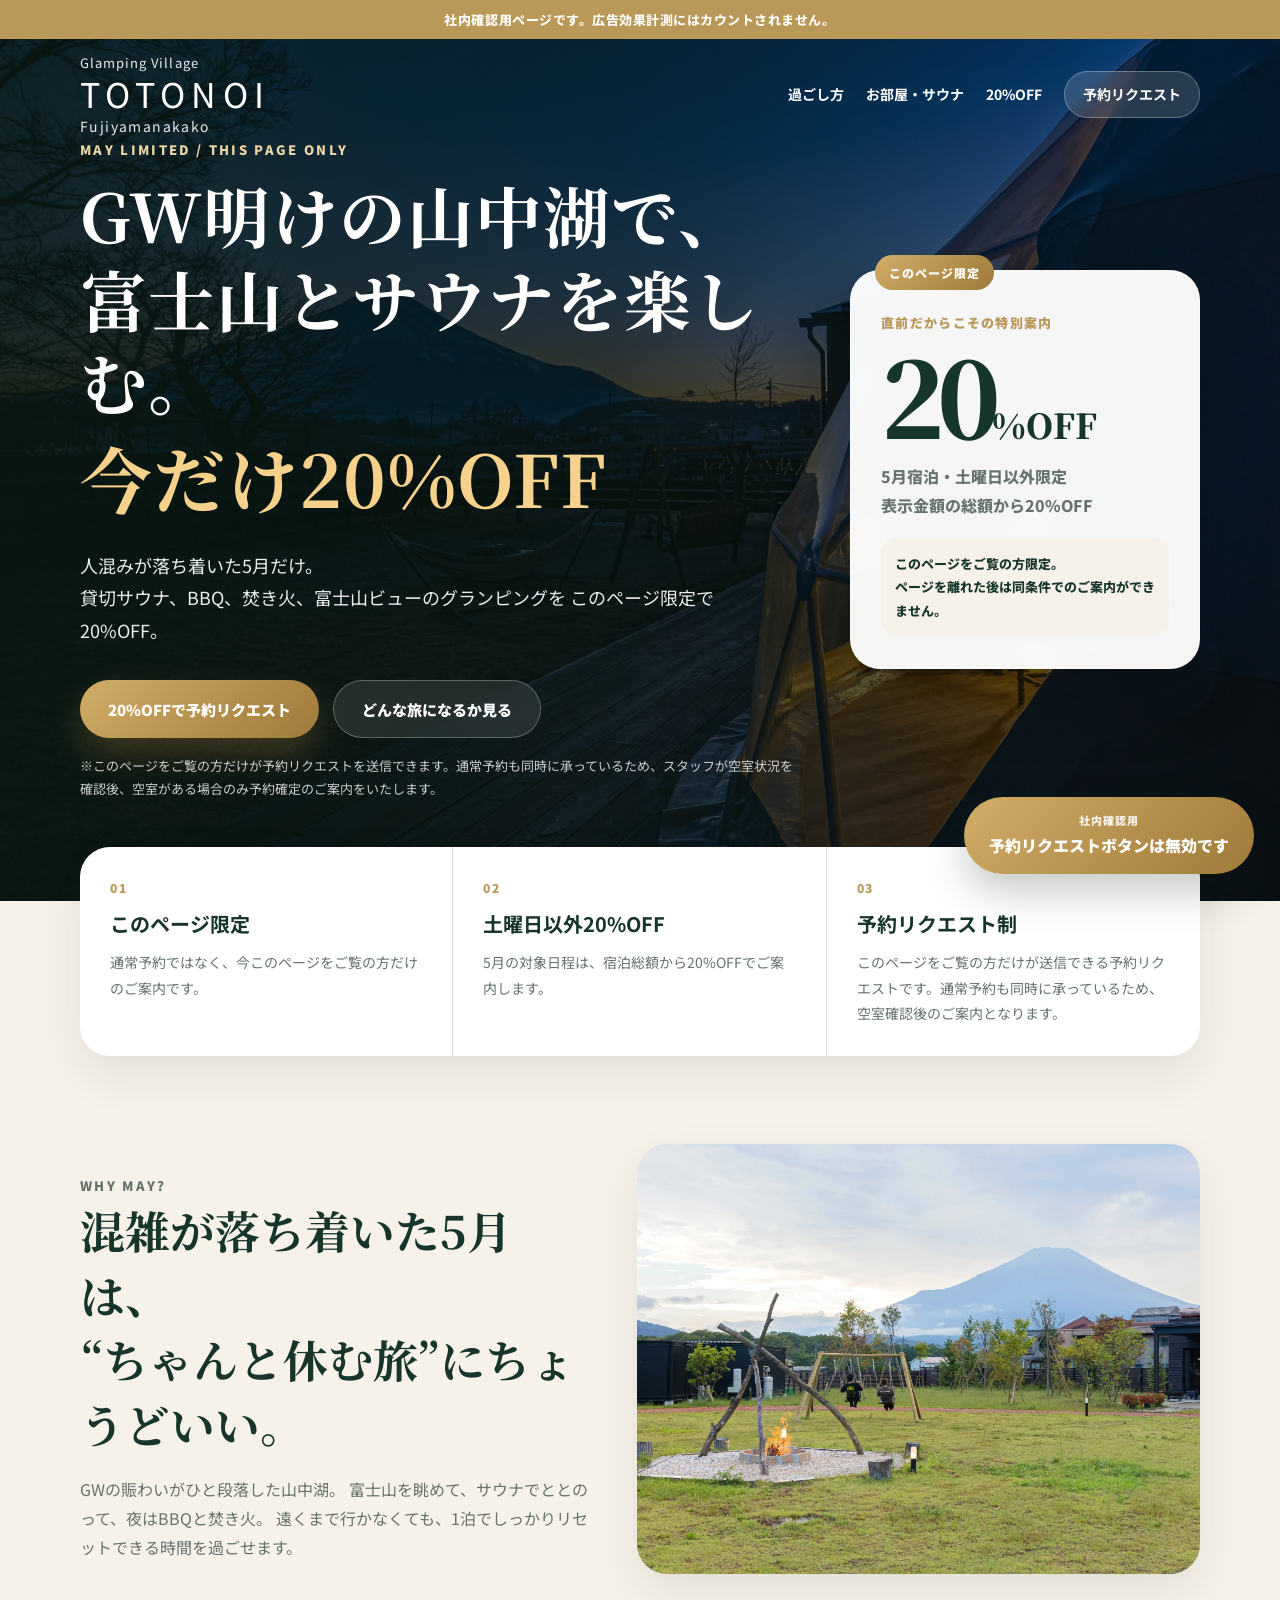
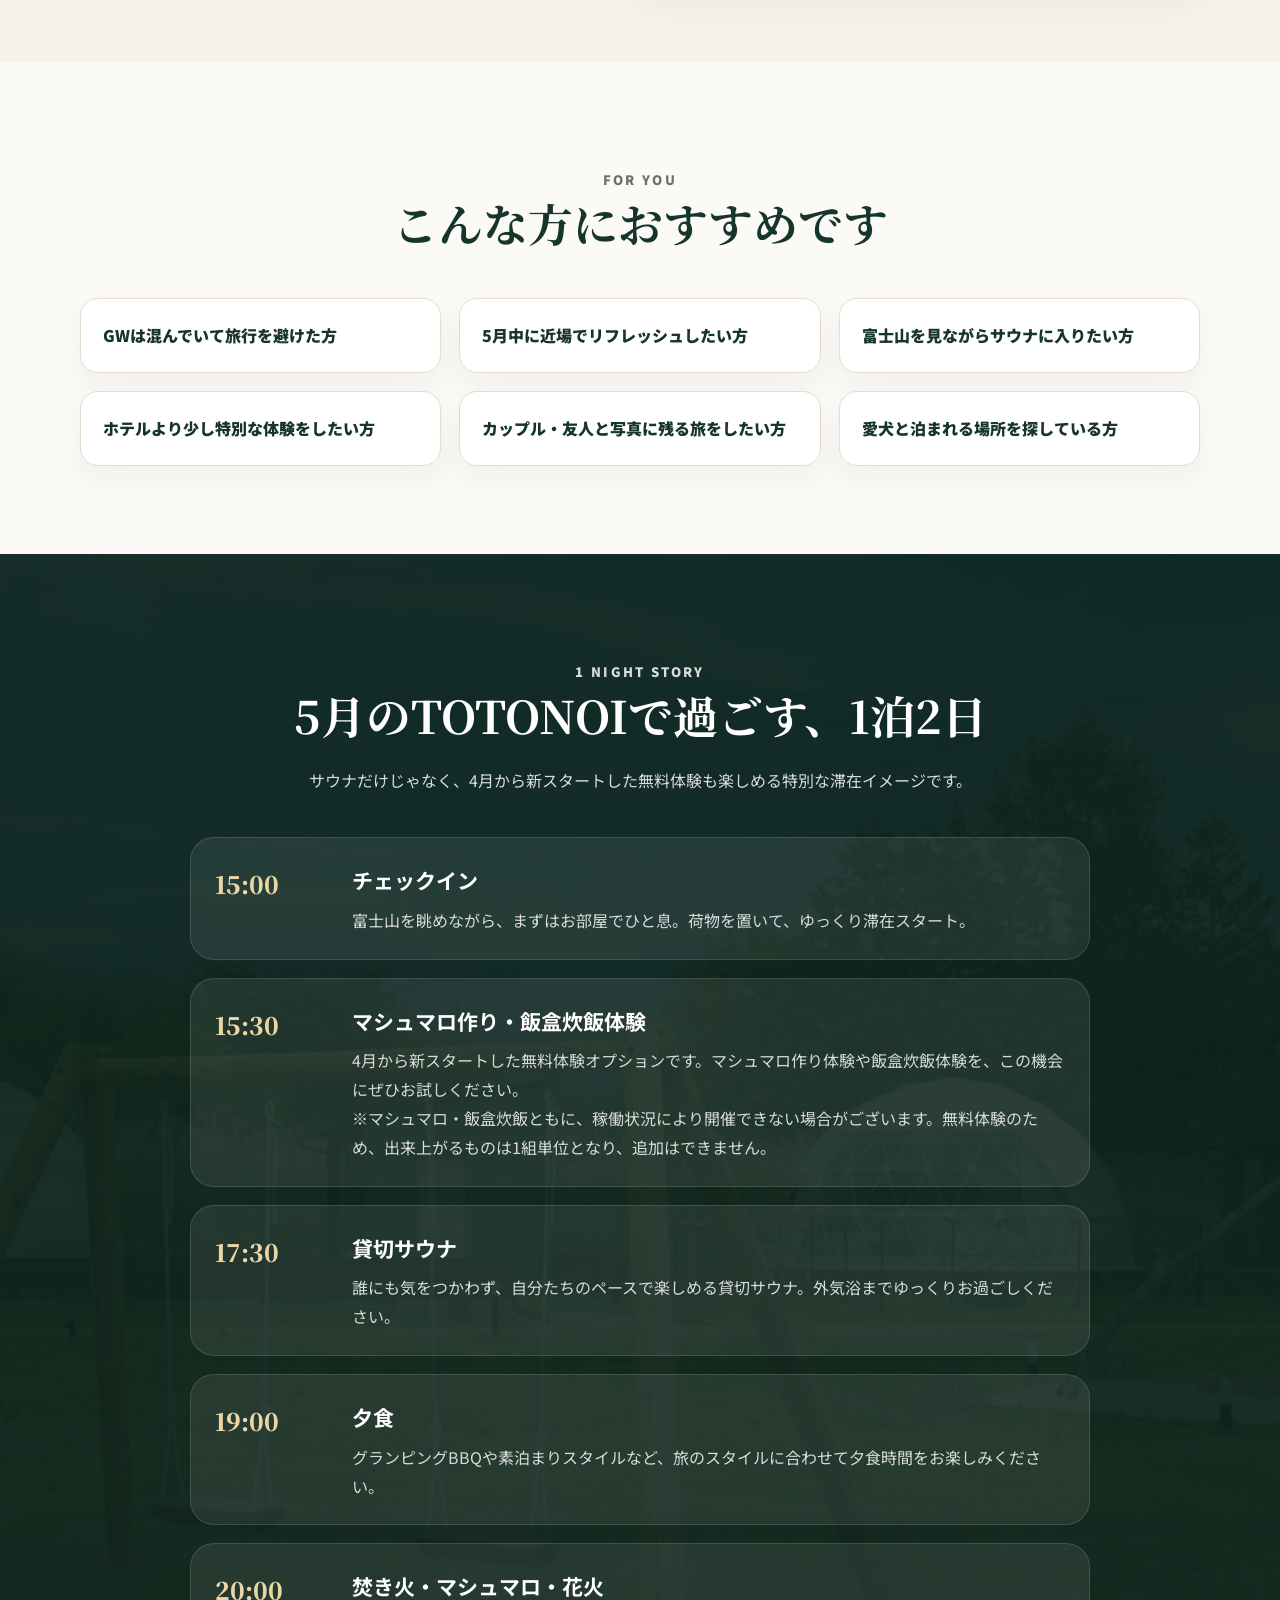
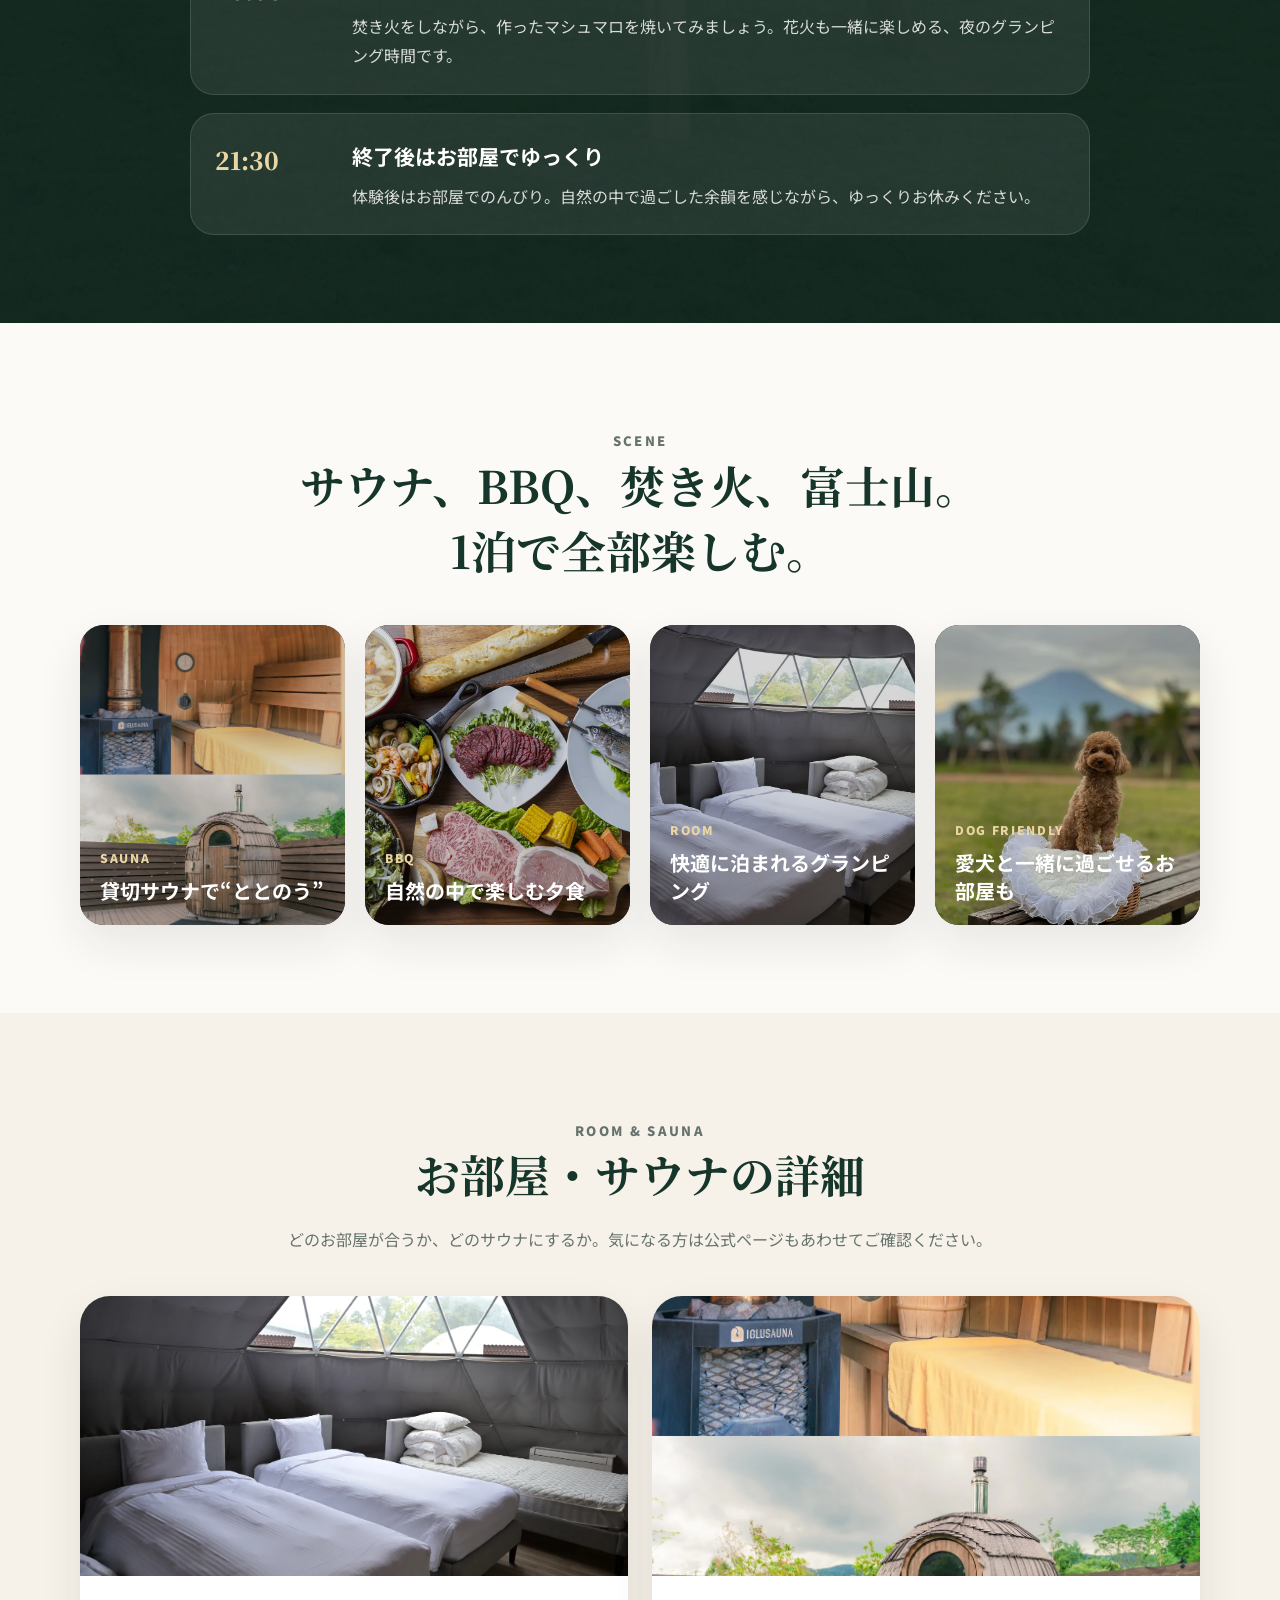
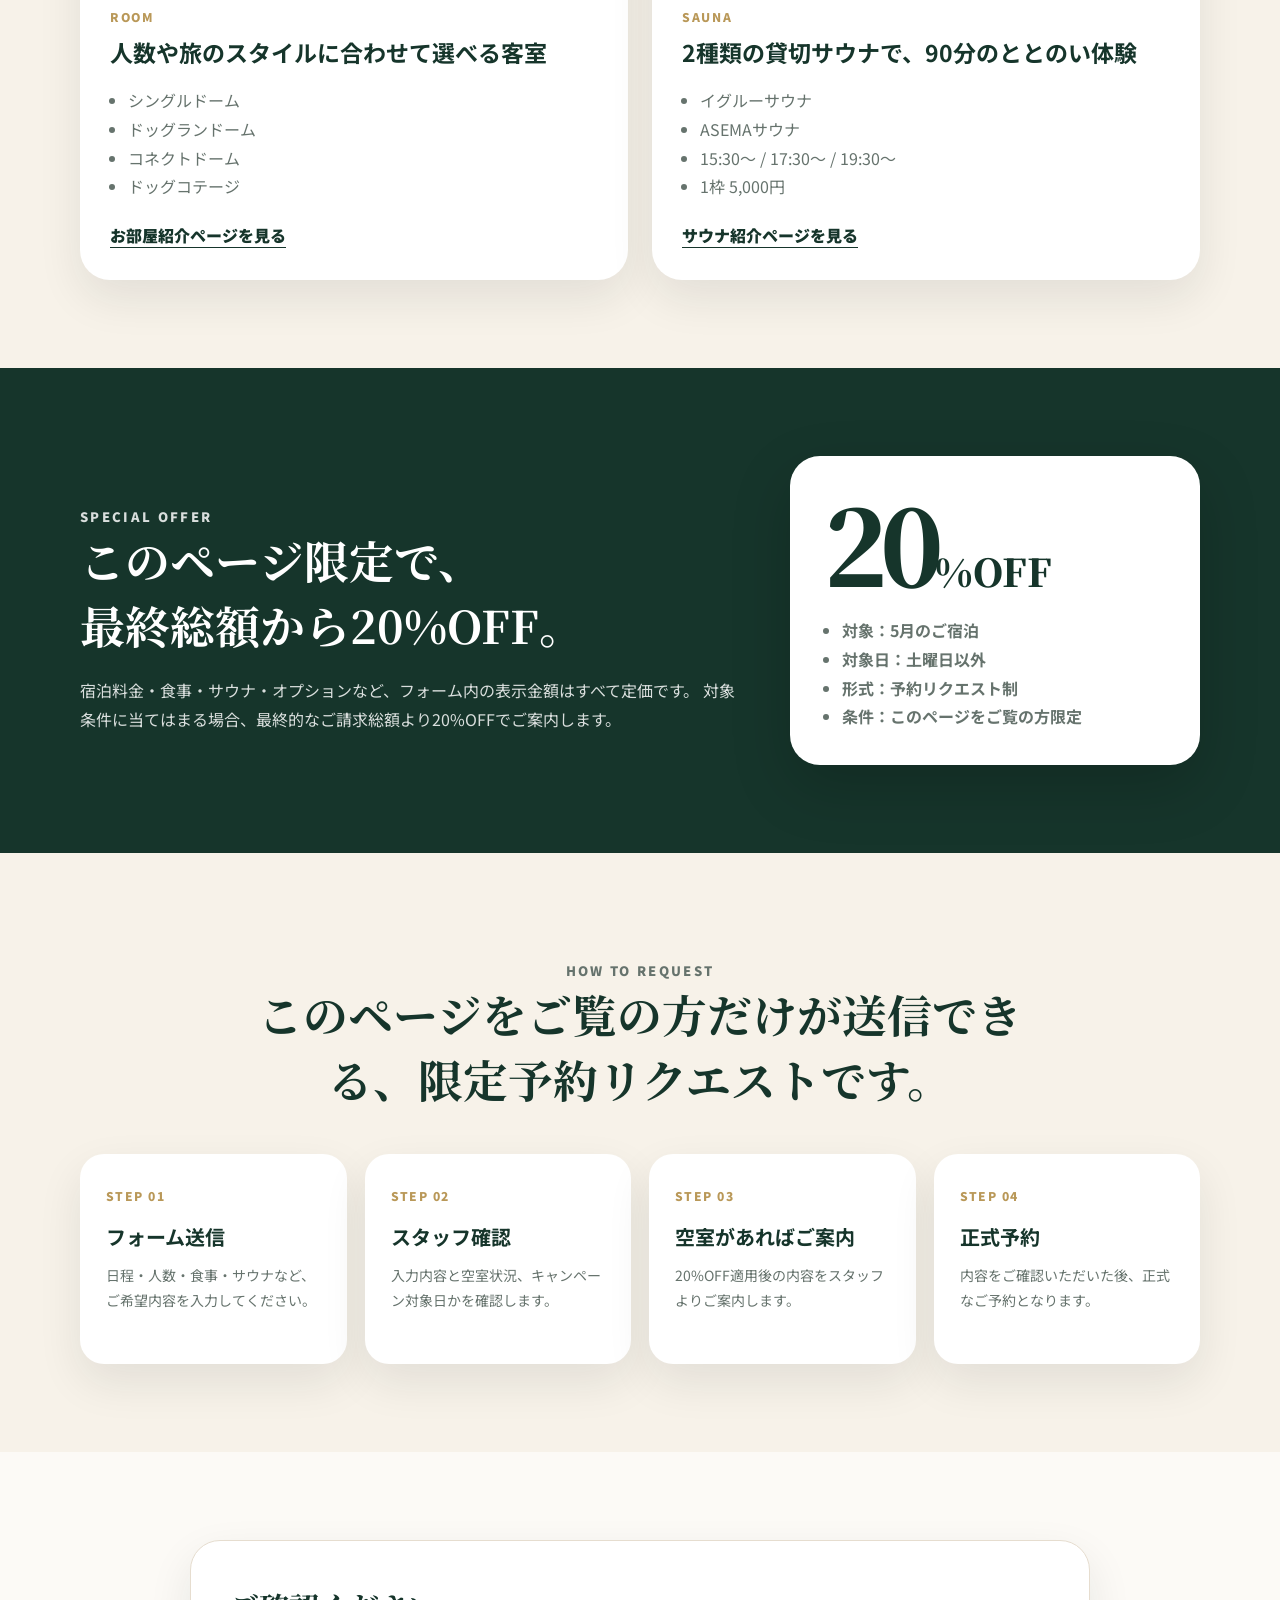
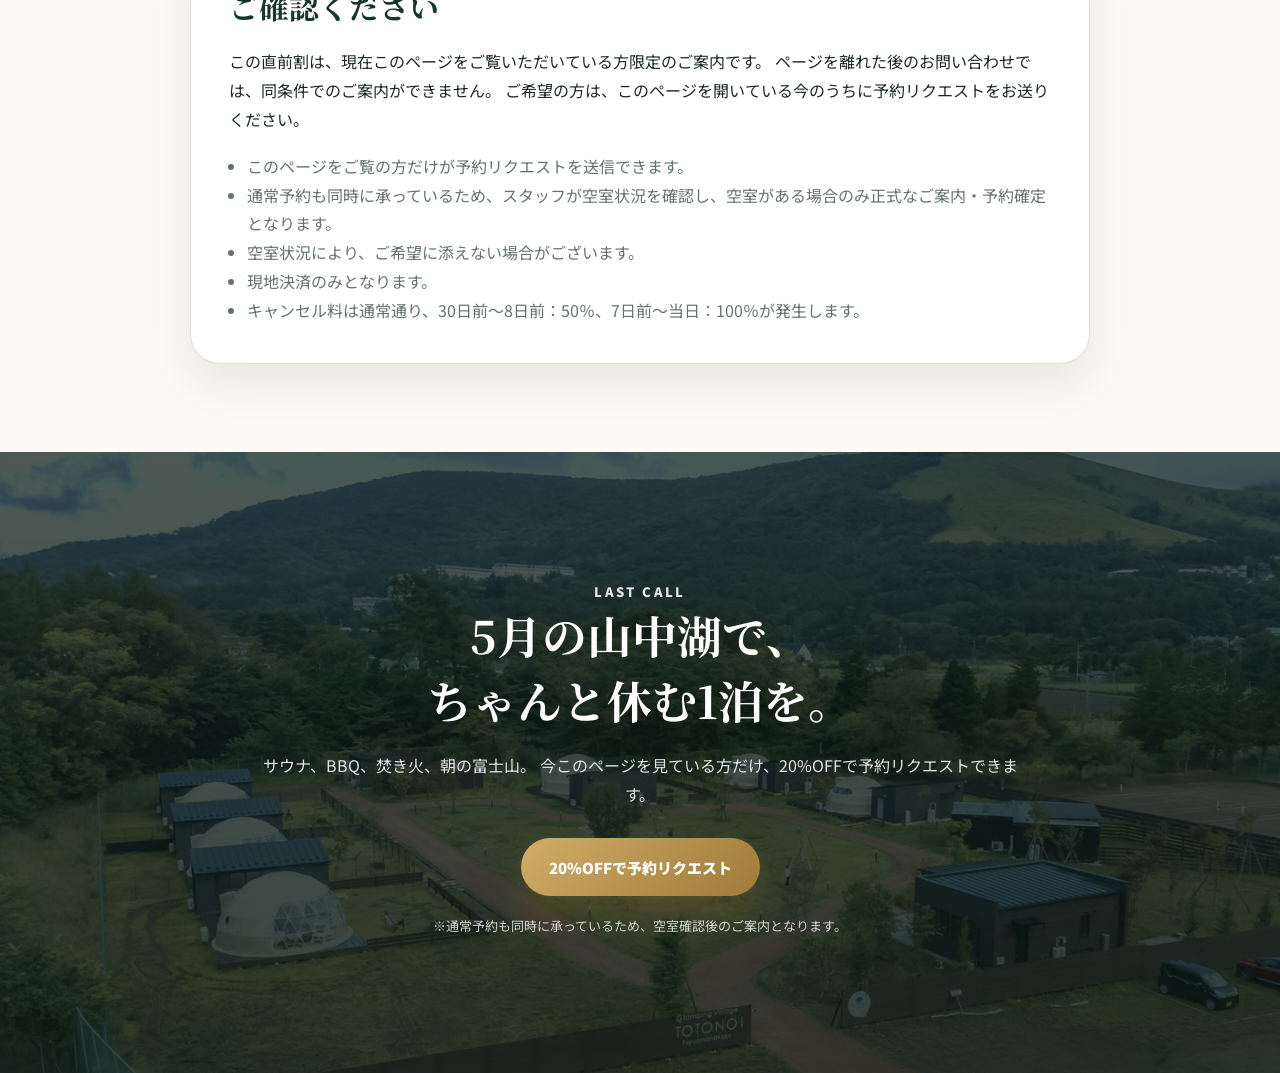
<file: staff.html>
<!DOCTYPE html>
<html lang="ja">
<head>
  <meta charset="UTF-8" />
  <meta name="viewport" content="width=device-width, initial-scale=1.0" />

  <title>社内確認用｜5月限定直前割｜TOTONOI富士山中湖</title>
  <meta name="description" content="社内確認用ページです。広告効果計測にはカウントされません。" />

  <link rel="preconnect" href="https://fonts.googleapis.com" />
  <link rel="preconnect" href="https://fonts.gstatic.com" crossorigin />
  <link href="https://fonts.googleapis.com/css2?family=Noto+Sans+JP:wght@400;500;700;800;900&family=Noto+Serif+JP:wght@500;700;900&display=swap" rel="stylesheet" />

  <link rel="stylesheet" href="style.css" />

  <style>
    .staff-notice {
      position: fixed;
      top: 0;
      left: 0;
      right: 0;
      z-index: 9999;
      background: #b99858;
      color: #fff;
      text-align: center;
      padding: 8px 12px;
      font-weight: 800;
      font-size: 13px;
      letter-spacing: 0.04em;
    }

    .site-header {
      top: 34px;
    }

    .staff-link-disabled {
      cursor: default;
    }

    .staff-link-disabled:hover {
      transform: none;
    }

    @media (max-width: 768px) {
      .staff-notice {
        font-size: 11px;
        padding: 7px 8px;
      }

      .site-header {
        top: 30px;
      }
    }
  </style>
</head>

<body>
  <div class="staff-notice">
    社内確認用ページです。広告効果計測にはカウントされません。
  </div>

  <div class="lp-wrapper">

    <header class="site-header">
      <div class="container header-inner">
        <a href="staff.html" class="brand">
          <span class="brand-village">Glamping Village</span>
          <span class="brand-main">TOTONOI</span>
          <span class="brand-sub">Fujiyamanakako</span>
        </a>

        <nav class="header-nav">
          <a href="#experience">過ごし方</a>
          <a href="#rooms">お部屋・サウナ</a>
          <a href="#discount">20%OFF</a>
          <a href="#" class="nav-cta staff-link-disabled">予約リクエスト</a>
        </nav>
      </div>
    </header>

    <main>

      <section class="hero">
        <div class="hero-bg"></div>
        <div class="hero-shade"></div>

        <div class="container hero-inner">
          <div class="hero-copy">
            <p class="eyebrow">MAY LIMITED / THIS PAGE ONLY</p>

            <h1>
              GW明けの山中湖で、<br />
              富士山とサウナを楽しむ。<br />
              <span class="hero-discount-text">今だけ20%OFF</span>
            </h1>

            <p class="hero-lead">
              人混みが落ち着いた5月だけ。<br />
              貸切サウナ、BBQ、焚き火、富士山ビューのグランピングを
              このページ限定で20%OFF。
            </p>

            <div class="hero-actions">
              <a href="#" class="btn btn-primary staff-link-disabled">
                20%OFFで予約リクエスト
              </a>
              <a href="#experience" class="btn btn-glass">
                どんな旅になるか見る
              </a>
            </div>

            <p class="micro-copy">
              ※このページをご覧の方だけが予約リクエストを送信できます。通常予約も同時に承っているため、スタッフが空室状況を確認後、空室がある場合のみ予約確定のご案内をいたします。
            </p>
          </div>

          <div class="hero-card">
            <p class="hero-card-label">直前だからこその特別案内</p>
            <div class="discount-big">
              <span>20</span>%OFF
            </div>
            <p class="hero-card-text">
              5月宿泊・土曜日以外限定<br />
              表示金額の総額から20%OFF
            </p>
            <div class="discount-mini-note">
              このページをご覧の方限定。<br />
              ページを離れた後は同条件でのご案内ができません。
            </div>
          </div>
        </div>
      </section>

      <section class="quick">
        <div class="container quick-grid">
          <div class="quick-item">
            <span>01</span>
            <strong>このページ限定</strong>
            <p>通常予約ではなく、今このページをご覧の方だけのご案内です。</p>
          </div>

          <div class="quick-item">
            <span>02</span>
            <strong>土曜日以外20%OFF</strong>
            <p>5月の対象日程は、宿泊総額から20%OFFでご案内します。</p>
          </div>

          <div class="quick-item">
            <span>03</span>
            <strong>予約リクエスト制</strong>
            <p>このページをご覧の方だけが送信できる予約リクエストです。通常予約も同時に承っているため、空室確認後のご案内となります。</p>
          </div>
        </div>
      </section>

      <section class="section intro">
        <div class="container intro-grid">
          <div class="intro-copy">
            <p class="section-kicker">WHY MAY?</p>
            <h2>
              混雑が落ち着いた5月は、<br />
              “ちゃんと休む旅”にちょうどいい。
            </h2>
            <p>
              GWの賑わいがひと段落した山中湖。
              富士山を眺めて、サウナでととのって、夜はBBQと焚き火。
              遠くまで行かなくても、1泊でしっかりリセットできる時間を過ごせます。
            </p>
          </div>

          <div class="intro-photo">
            <img src="images/fuji-firepit.webp" alt="富士山と焚き火" />
          </div>
        </div>
      </section>

      <section class="section recommend">
        <div class="container">
          <div class="section-head">
            <p class="section-kicker">FOR YOU</p>
            <h2>こんな方におすすめです</h2>
          </div>

          <div class="recommend-grid">
            <div class="recommend-card">GWは混んでいて旅行を避けた方</div>
            <div class="recommend-card">5月中に近場でリフレッシュしたい方</div>
            <div class="recommend-card">富士山を見ながらサウナに入りたい方</div>
            <div class="recommend-card">ホテルより少し特別な体験をしたい方</div>
            <div class="recommend-card">カップル・友人と写真に残る旅をしたい方</div>
            <div class="recommend-card">愛犬と泊まれる場所を探している方</div>
          </div>
        </div>
      </section>

      <section class="section experience" id="experience">
        <div class="container">
          <div class="section-head white">
            <p class="section-kicker">1 NIGHT STORY</p>
            <h2>5月のTOTONOIで過ごす、1泊2日</h2>
            <p>
              サウナだけじゃなく、4月から新スタートした無料体験も楽しめる特別な滞在イメージです。
            </p>
          </div>

          <div class="story-timeline">
            <div class="story-item">
              <div class="story-time">15:00</div>
              <div>
                <h3>チェックイン</h3>
                <p>富士山を眺めながら、まずはお部屋でひと息。荷物を置いて、ゆっくり滞在スタート。</p>
              </div>
            </div>

            <div class="story-item">
              <div class="story-time">15:30</div>
              <div>
                <h3>マシュマロ作り・飯盒炊飯体験</h3>
                <p>
                  4月から新スタートした無料体験オプションです。マシュマロ作り体験や飯盒炊飯体験を、この機会にぜひお試しください。<br />
                  ※マシュマロ・飯盒炊飯ともに、稼働状況により開催できない場合がございます。無料体験のため、出来上がるものは1組単位となり、追加はできません。
                </p>
              </div>
            </div>

            <div class="story-item">
              <div class="story-time">17:30</div>
              <div>
                <h3>貸切サウナ</h3>
                <p>誰にも気をつかわず、自分たちのペースで楽しめる貸切サウナ。外気浴までゆっくりお過ごしください。</p>
              </div>
            </div>

            <div class="story-item">
              <div class="story-time">19:00</div>
              <div>
                <h3>夕食</h3>
                <p>グランピングBBQや素泊まりスタイルなど、旅のスタイルに合わせて夕食時間をお楽しみください。</p>
              </div>
            </div>

            <div class="story-item">
              <div class="story-time">20:00</div>
              <div>
                <h3>焚き火・マシュマロ・花火</h3>
                <p>焚き火をしながら、作ったマシュマロを焼いてみましょう。花火も一緒に楽しめる、夜のグランピング時間です。</p>
              </div>
            </div>

            <div class="story-item">
              <div class="story-time">21:30</div>
              <div>
                <h3>終了後はお部屋でゆっくり</h3>
                <p>体験後はお部屋でのんびり。自然の中で過ごした余韻を感じながら、ゆっくりお休みください。</p>
              </div>
            </div>
          </div>
        </div>
      </section>

      <section class="section gallery-section">
        <div class="container">
          <div class="section-head">
            <p class="section-kicker">SCENE</p>
            <h2>サウナ、BBQ、焚き火、富士山。<br />1泊で全部楽しむ。</h2>
          </div>

          <div class="masonry">
            <div class="masonry-card large">
              <img src="images/sauna.webp" alt="貸切サウナ" />
              <div>
                <span>SAUNA</span>
                <h3>貸切サウナで“ととのう”</h3>
              </div>
            </div>

            <div class="masonry-card">
              <img src="images/bbq.webp" alt="BBQ" />
              <div>
                <span>BBQ</span>
                <h3>自然の中で楽しむ夕食</h3>
              </div>
            </div>

            <div class="masonry-card">
              <img src="images/room.webp" alt="客室" />
              <div>
                <span>ROOM</span>
                <h3>快適に泊まれるグランピング</h3>
              </div>
            </div>

            <div class="masonry-card wide">
              <img src="images/dog.webp" alt="愛犬同伴" />
              <div>
                <span>DOG FRIENDLY</span>
                <h3>愛犬と一緒に過ごせるお部屋も</h3>
              </div>
            </div>
          </div>
        </div>
      </section>

      <section class="section rooms" id="rooms">
        <div class="container">
          <div class="section-head">
            <p class="section-kicker">ROOM & SAUNA</p>
            <h2>お部屋・サウナの詳細</h2>
            <p>どのお部屋が合うか、どのサウナにするか。気になる方は公式ページもあわせてご確認ください。</p>
          </div>

          <div class="detail-grid">
            <article class="detail-card">
              <img src="images/room.webp" alt="お部屋" />
              <div class="detail-body">
                <p>ROOM</p>
                <h3>人数や旅のスタイルに合わせて選べる客室</h3>
                <ul>
                  <li>シングルドーム</li>
                  <li>ドッグランドーム</li>
                  <li>コネクトドーム</li>
                  <li>ドッグコテージ</li>
                </ul>
                <a href="https://www.yamanashi-sauna-glamping.com/room/" target="_blank" rel="noopener noreferrer">
                  お部屋紹介ページを見る
                </a>
              </div>
            </article>

            <article class="detail-card">
              <img src="images/sauna.webp" alt="サウナ" />
              <div class="detail-body">
                <p>SAUNA</p>
                <h3>2種類の貸切サウナで、90分のととのい体験</h3>
                <ul>
                  <li>イグルーサウナ</li>
                  <li>ASEMAサウナ</li>
                  <li>15:30〜 / 17:30〜 / 19:30〜</li>
                  <li>1枠 5,000円</li>
                </ul>
                <a href="https://www.yamanashi-sauna-glamping.com/sauna/" target="_blank" rel="noopener noreferrer">
                  サウナ紹介ページを見る
                </a>
              </div>
            </article>
          </div>
        </div>
      </section>

      <section class="section discount" id="discount">
        <div class="container discount-grid">
          <div>
            <p class="section-kicker">SPECIAL OFFER</p>
            <h2>このページ限定で、<br />最終総額から20%OFF。</h2>
            <p>
              宿泊料金・食事・サウナ・オプションなど、フォーム内の表示金額はすべて定価です。
              対象条件に当てはまる場合、最終的なご請求総額より20%OFFでご案内します。
            </p>
          </div>

          <div class="discount-panel">
            <div class="discount-number">
              <span>20</span>%OFF
            </div>
            <ul>
              <li>対象：5月のご宿泊</li>
              <li>対象日：土曜日以外</li>
              <li>形式：予約リクエスト制</li>
              <li>条件：このページをご覧の方限定</li>
            </ul>
          </div>
        </div>
      </section>

      <section class="section flow">
        <div class="container">
          <div class="section-head">
            <p class="section-kicker">HOW TO REQUEST</p>
            <h2>このページをご覧の方だけが送信できる、限定予約リクエストです。</h2>
          </div>

          <div class="flow-grid">
            <div class="flow-card">
              <span>STEP 01</span>
              <h3>フォーム送信</h3>
              <p>日程・人数・食事・サウナなど、ご希望内容を入力してください。</p>
            </div>

            <div class="flow-card">
              <span>STEP 02</span>
              <h3>スタッフ確認</h3>
              <p>入力内容と空室状況、キャンペーン対象日かを確認します。</p>
            </div>

            <div class="flow-card">
              <span>STEP 03</span>
              <h3>空室があればご案内</h3>
              <p>20%OFF適用後の内容をスタッフよりご案内します。</p>
            </div>

            <div class="flow-card">
              <span>STEP 04</span>
              <h3>正式予約</h3>
              <p>内容をご確認いただいた後、正式なご予約となります。</p>
            </div>
          </div>
        </div>
      </section>

      <section class="section caution">
        <div class="container">
          <div class="caution-box">
            <h2>ご確認ください</h2>
            <p>
              この直前割は、現在このページをご覧いただいている方限定のご案内です。
              ページを離れた後のお問い合わせでは、同条件でのご案内ができません。
              ご希望の方は、このページを開いている今のうちに予約リクエストをお送りください。
            </p>

            <ul>
              <li>このページをご覧の方だけが予約リクエストを送信できます。</li>
              <li>通常予約も同時に承っているため、スタッフが空室状況を確認し、空室がある場合のみ正式なご案内・予約確定となります。</li>
              <li>空室状況により、ご希望に添えない場合がございます。</li>
              <li>現地決済のみとなります。</li>
              <li>キャンセル料は通常通り、30日前〜8日前：50％、7日前〜当日：100％が発生します。</li>
            </ul>
          </div>
        </div>
      </section>

      <section class="final">
        <div class="final-bg"></div>
        <div class="container final-inner">
          <p class="section-kicker">LAST CALL</p>
          <h2>5月の山中湖で、<br />ちゃんと休む1泊を。</h2>
          <p>
            サウナ、BBQ、焚き火、朝の富士山。
            今このページを見ている方だけ、20%OFFで予約リクエストできます。
          </p>

          <a href="#" class="btn btn-primary staff-link-disabled">
            20%OFFで予約リクエスト
          </a>

          <p class="micro-copy light">
            ※通常予約も同時に承っているため、空室確認後のご案内となります。
          </p>
        </div>
      </section>

    </main>

    <div class="sticky-cta">
      <a href="#" class="staff-link-disabled">
        <span>社内確認用</span>
        予約リクエストボタンは無効です
      </a>
    </div>

  </div>
</body>
</html>
</file>
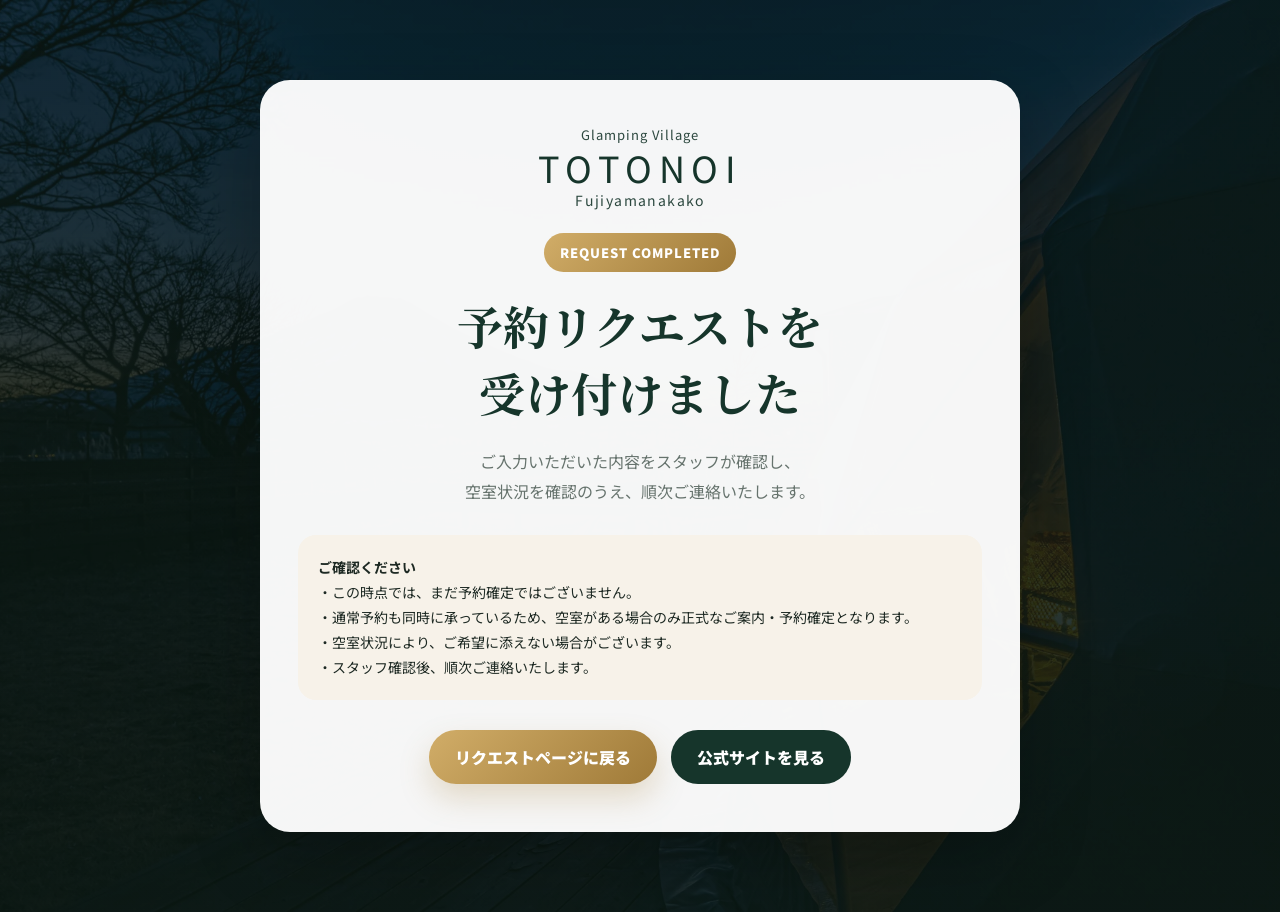
<file: thanks.html>
<!DOCTYPE html>
<html lang="ja">
<head>
  <meta charset="UTF-8" />
  <meta name="viewport" content="width=device-width, initial-scale=1.0" />

  <title>予約リクエスト送信完了｜TOTONOI富士山中湖</title>
  <meta name="description" content="TOTONOI富士山中湖 5月限定直前割の予約リクエスト送信完了ページです。" />

  <link rel="preconnect" href="https://fonts.googleapis.com" />
  <link rel="preconnect" href="https://fonts.gstatic.com" crossorigin />
  <link href="https://fonts.googleapis.com/css2?family=Noto+Sans+JP:wght@400;500;700;800;900&family=Noto+Serif+JP:wght@500;700;900&display=swap" rel="stylesheet" />

  <link rel="stylesheet" href="style.css" />

  <!-- GA4 / Google tag -->
  <script async src="https://www.googletagmanager.com/gtag/js?id=G-E17Z6DEL7V"></script>
  <script>
    window.dataLayer = window.dataLayer || [];
    function gtag(){dataLayer.push(arguments);}
    gtag('js', new Date());

    gtag('config', 'G-E17Z6DEL7V');
  </script>

  <!-- Meta Pixel Code -->
  <script>
    !function(f,b,e,v,n,t,s)
    {if(f.fbq)return;n=f.fbq=function(){n.callMethod?
    n.callMethod.apply(n,arguments):n.queue.push(arguments)};
    if(!f._fbq)f._fbq=n;n.push=n;n.loaded=!0;n.version='2.0';
    n.queue=[];t=b.createElement(e);t.async=!0;
    t.src=v;s=b.getElementsByTagName(e)[0];
    s.parentNode.insertBefore(t,s)}(window, document,'script',
    'https://connect.facebook.net/en_US/fbevents.js');

    fbq('init', '956532880602865');
    fbq('track', 'PageView');
    fbq('track', 'Lead');

    gtag('event', 'complete_request', {
      event_category: 'lead',
      event_label: 'TOTONOI May LP'
    });
  </script>
  <noscript>
    <img height="1" width="1" style="display:none"
    src="https://www.facebook.com/tr?id=956532880602865&ev=PageView&noscript=1" />
  </noscript>
  <!-- End Meta Pixel Code -->

  <style>
    .thanks-page {
      min-height: 100vh;
      background:
        linear-gradient(180deg, rgba(11, 25, 19, 0.78), rgba(11, 25, 19, 0.88)),
        url("images/hero-night-fuji-dome.webp") center center / cover no-repeat;
      display: flex;
      align-items: center;
      justify-content: center;
      padding: 80px 20px;
      color: #fff;
    }

    .thanks-card {
      width: min(760px, 100%);
      background: rgba(255, 255, 255, 0.96);
      color: var(--green);
      border-radius: 30px;
      padding: 48px 38px;
      text-align: center;
      box-shadow: 0 24px 70px rgba(0,0,0,0.24);
    }

    .thanks-logo {
      margin-bottom: 26px;
      line-height: 1;
    }

    .thanks-logo .brand-village {
      color: var(--green);
      display: block;
      font-size: 13px;
      font-weight: 400;
      letter-spacing: 0.08em;
      margin-bottom: 8px;
    }

    .thanks-logo .brand-main {
      color: var(--green);
      display: block;
      font-size: 36px;
      font-weight: 400;
      letter-spacing: 0.18em;
    }

    .thanks-logo .brand-sub {
      color: var(--green);
      display: block;
      font-size: 14px;
      font-weight: 400;
      letter-spacing: 0.1em;
      margin-top: 8px;
    }

    .thanks-badge {
      display: inline-block;
      background: linear-gradient(135deg, #d1ad68, #9f7a38);
      color: #fff;
      border-radius: 999px;
      padding: 8px 16px;
      font-size: 13px;
      font-weight: 900;
      letter-spacing: 0.08em;
      margin-bottom: 20px;
    }

    .thanks-card h1 {
      margin: 0;
      font-family: "Noto Serif JP", serif;
      font-size: clamp(30px, 5vw, 46px);
      line-height: 1.45;
      color: var(--green);
    }

    .thanks-card p {
      margin: 20px 0 0;
      color: var(--muted);
      line-height: 1.9;
    }

    .thanks-note {
      margin-top: 28px;
      padding: 20px;
      background: #f7f2e9;
      border-radius: 18px;
      text-align: left;
      font-size: 14px;
      color: var(--text);
    }

    .thanks-actions {
      display: flex;
      justify-content: center;
      gap: 14px;
      flex-wrap: wrap;
      margin-top: 30px;
    }

    .thanks-btn {
      display: inline-flex;
      align-items: center;
      justify-content: center;
      min-height: 54px;
      padding: 0 26px;
      border-radius: 999px;
      font-weight: 900;
      text-decoration: none;
    }

    .thanks-btn-primary {
      background: linear-gradient(135deg, #d1ad68, #9f7a38);
      color: #fff;
      box-shadow: 0 14px 30px rgba(169, 130, 65, 0.25);
    }

    .thanks-btn-secondary {
      background: var(--green);
      color: #fff;
    }

    @media (max-width: 768px) {
      .thanks-page {
        padding: 52px 14px;
      }

      .thanks-card {
        padding: 34px 22px;
        border-radius: 26px;
      }

      .thanks-logo .brand-main {
        font-size: 30px;
      }

      .thanks-actions {
        flex-direction: column;
      }

      .thanks-btn {
        width: 100%;
      }
    }
  </style>
</head>

<body>
  <main class="thanks-page">
    <section class="thanks-card">

      <div class="thanks-logo">
        <span class="brand-village">Glamping Village</span>
        <span class="brand-main">TOTONOI</span>
        <span class="brand-sub">Fujiyamanakako</span>
      </div>

      <div class="thanks-badge">REQUEST COMPLETED</div>

      <h1>予約リクエストを<br />受け付けました</h1>

      <p>
        ご入力いただいた内容をスタッフが確認し、<br />
        空室状況を確認のうえ、順次ご連絡いたします。
      </p>

      <div class="thanks-note">
        <strong>ご確認ください</strong><br />
        ・この時点では、まだ予約確定ではございません。<br />
        ・通常予約も同時に承っているため、空室がある場合のみ正式なご案内・予約確定となります。<br />
        ・空室状況により、ご希望に添えない場合がございます。<br />
        ・スタッフ確認後、順次ご連絡いたします。
      </div>

      <div class="thanks-actions">
        <a class="thanks-btn thanks-btn-primary" href="index.html" onclick="gtag('event', 'click_back_to_lp'); fbq('trackCustom', 'ClickBackToLp');">
          リクエストページに戻る
        </a>
        <a class="thanks-btn thanks-btn-secondary" href="https://www.yamanashi-sauna-glamping.com/" target="_blank" rel="noopener noreferrer" onclick="gtag('event', 'click_official_site'); fbq('trackCustom', 'ClickOfficialSite');">
          公式サイトを見る
        </a>
      </div>

    </section>
  </main>
</body>
</html>
</file>
<file: style.css>
:root {
  --green: #16352b;
  --green-deep: #0b2019;
  --green-soft: #25473b;
  --gold: #b99858;
  --gold-dark: #9f7a38;
  --gold-light: #ead5a4;
  --cream: #f7f2e9;
  --cream-2: #fcfaf6;
  --white: #ffffff;
  --text: #1d2923;
  --muted: #66736d;
  --border: #e6ddcf;
  --shadow: 0 18px 45px rgba(20, 35, 28, 0.09);
  --radius-xl: 30px;
  --radius-lg: 24px;
  --radius-md: 18px;
}

* {
  box-sizing: border-box;
}
.price-big {
  position: relative;
  display: grid;
  gap: 2px;
  margin-top: 8px;
  line-height: 1;
  color: var(--green);
}

.price-big small {
  display: inline-flex;
  width: fit-content;
  padding: 6px 12px;
  border-radius: 999px;
  background: rgba(201, 155, 74, 0.18);
  color: var(--brown);
  font-size: 14px;
  font-weight: 900;
  letter-spacing: 0.08em;
}

.price-big span {
  font-family: var(--font-serif);
  font-size: clamp(62px, 7vw, 96px);
  font-weight: 900;
  letter-spacing: -0.08em;
}

.price-big em {
  margin-top: -4px;
  font-style: normal;
  font-size: 26px;
  font-weight: 900;
}

.price-big-panel {
  margin-bottom: 22px;
}

@media (max-width: 640px) {
  .price-big span {
    font-size: 68px;
  }

  .price-big em {
    font-size: 21px;
  }
}
html {
  scroll-behavior: smooth;
  overflow-x: hidden;
}

body {
  margin: 0;
  font-family: "Noto Sans JP", sans-serif;
  color: var(--text);
  background: var(--cream);
  line-height: 1.8;
  overflow-x: hidden;
}

img {
  width: 100%;
  max-width: 100%;
  display: block;
  object-fit: cover;
}

a {
  color: inherit;
  text-decoration: none;
}

.lp-wrapper {
  overflow-x: hidden;
  background: var(--cream);
}

.container {
  width: min(1120px, calc(100% - 48px));
  margin: 0 auto;
}

/* ===== Header ===== */

.site-header {
  position: absolute;
  top: 0;
  left: 0;
  width: 100%;
  z-index: 20;
  padding: 22px 0;
}

.header-inner {
  display: flex;
  align-items: center;
  justify-content: space-between;
}

.brand {
  color: #fff;
  display: inline-flex;
  flex-direction: column;
  line-height: 1;
  letter-spacing: 0.08em;
}

.brand-village {
  font-size: 13px;
  font-weight: 400;
  letter-spacing: 0.08em;
  opacity: 0.9;
  margin-bottom: 8px;
}

.brand-main {
  font-size: 34px;
  font-weight: 400;
  letter-spacing: 0.18em;
}

.brand-sub {
  font-size: 14px;
  font-weight: 400;
  letter-spacing: 0.1em;
  opacity: 0.9;
  margin-top: 8px;
}

.header-nav {
  display: flex;
  align-items: center;
  gap: 22px;
  color: #fff;
  font-size: 14px;
  font-weight: 700;
}

.nav-cta {
  padding: 10px 18px;
  border-radius: 999px;
  background: rgba(255, 255, 255, 0.14);
  border: 1px solid rgba(255, 255, 255, 0.28);
  backdrop-filter: blur(8px);
}

/* ===== Hero ===== */

.hero {
  position: relative;
  min-height: 780px;
  display: flex;
  align-items: center;
  color: #fff;
  background: var(--green-deep);
}

.hero-bg {
  position: absolute;
  inset: 0;
  background: url("images/hero-night-fuji-dome.webp") center center / cover no-repeat;
}

.hero-shade {
  position: absolute;
  inset: 0;
  background:
    linear-gradient(90deg, rgba(9, 24, 18, 0.86) 0%, rgba(9, 24, 18, 0.66) 48%, rgba(9, 24, 18, 0.22) 100%),
    linear-gradient(to bottom, rgba(0,0,0,0.08), rgba(0,0,0,0.32));
}

.hero-inner {
  position: relative;
  z-index: 2;
  display: grid;
  grid-template-columns: minmax(0, 1fr) 350px;
  gap: 54px;
  align-items: center;
  padding: 138px 0 100px;
}

.hero-copy {
  max-width: 720px;
}

.eyebrow,
.section-kicker {
  margin: 0 0 12px;
  color: var(--gold-light);
  font-size: 13px;
  letter-spacing: 0.18em;
  font-weight: 900;
}

.hero h1 {
  margin: 0;
  font-family: "Noto Serif JP", serif;
  font-size: clamp(42px, 5.2vw, 70px);
  line-height: 1.25;
  letter-spacing: 0.015em;
}

.hero h1 .hero-discount-text {
  display: inline-block;
  margin-top: 10px;
  color: #f5d18b;
  font-size: 1.08em;
}

.hero-lead {
  max-width: 650px;
  margin: 26px 0 0;
  font-size: 18px;
  color: rgba(255,255,255,0.92);
}

.hero-actions {
  display: flex;
  flex-wrap: wrap;
  gap: 14px;
  margin-top: 34px;
}

.btn {
  display: inline-flex;
  align-items: center;
  justify-content: center;
  min-height: 58px;
  padding: 0 28px;
  border-radius: 999px;
  font-size: 15px;
  font-weight: 900;
  transition: 0.25s ease;
}

.btn-primary {
  background: linear-gradient(135deg, #d1ad68, #9f7a38);
  color: #fff;
  box-shadow: 0 16px 34px rgba(161, 124, 57, 0.32);
}

.btn-primary:hover {
  transform: translateY(-2px);
}

.btn-glass {
  background: rgba(255,255,255,0.1);
  color: #fff;
  border: 1px solid rgba(255,255,255,0.26);
  backdrop-filter: blur(8px);
}

.micro-copy {
  margin: 16px 0 0;
  font-size: 13px;
  color: rgba(255,255,255,0.78);
}

.micro-copy.light {
  color: rgba(255,255,255,0.78);
}

.hero-card {
  background: rgba(255,255,255,0.96);
  color: var(--green);
  border-radius: var(--radius-xl);
  padding: 32px 30px;
  box-shadow: 0 24px 70px rgba(0,0,0,0.22);
  backdrop-filter: blur(10px);
  border: 1px solid rgba(255,255,255,0.4);
  position: relative;
}

.hero-card::before {
  content: "このページ限定";
  position: absolute;
  top: -16px;
  left: 24px;
  background: linear-gradient(135deg, #d1ad68, #9f7a38);
  color: #fff;
  padding: 7px 14px;
  border-radius: 999px;
  font-size: 12px;
  font-weight: 900;
  letter-spacing: 0.08em;
}

.hero-card-label {
  margin: 8px 0 8px;
  color: var(--gold);
  font-size: 13px;
  font-weight: 900;
  letter-spacing: 0.1em;
}

.discount-big {
  font-family: "Noto Serif JP", serif;
  line-height: 1;
  color: var(--green);
  margin-bottom: 16px;
  font-size: 34px;
  font-weight: 900;
}

.discount-big span {
  font-size: 104px;
  letter-spacing: -0.08em;
}

.hero-card-text {
  margin: 0;
  color: var(--muted);
  font-weight: 800;
}

.discount-mini-note {
  margin-top: 18px;
  padding: 14px;
  border-radius: 16px;
  background: #f7f2e9;
  color: var(--green);
  font-size: 13px;
  font-weight: 800;
}

/* ===== Quick ===== */

.quick {
  position: relative;
  z-index: 4;
  margin-top: -54px;
}

.quick-grid {
  display: grid;
  grid-template-columns: repeat(3, 1fr);
  background: #fff;
  border-radius: var(--radius-xl);
  box-shadow: var(--shadow);
  overflow: hidden;
}

.quick-item {
  padding: 30px;
  border-right: 1px solid var(--border);
}

.quick-item:last-child {
  border-right: none;
}

.quick-item span {
  display: block;
  color: var(--gold);
  font-weight: 900;
  letter-spacing: 0.14em;
  font-size: 12px;
  margin-bottom: 8px;
}

.quick-item strong {
  display: block;
  color: var(--green);
  font-size: 20px;
  margin-bottom: 8px;
}

.quick-item p {
  margin: 0;
  color: var(--muted);
  font-size: 14px;
}

/* ===== Sections ===== */

.section {
  padding: 88px 0;
}

.section-head {
  max-width: 780px;
  margin: 0 auto 42px;
  text-align: center;
}

.section-head.white {
  color: #fff;
}

.section-head h2,
.intro-copy h2,
.discount h2,
.final h2 {
  margin: 0;
  font-family: "Noto Serif JP", serif;
  font-size: clamp(30px, 3.5vw, 46px);
  line-height: 1.45;
  color: var(--green);
}

.section-head.white h2 {
  color: #fff;
}

.section-head p,
.intro-copy p,
.discount p,
.final p {
  color: var(--muted);
  margin: 18px 0 0;
}

.section-head.white p {
  color: rgba(255,255,255,0.84);
}

/* ===== Intro ===== */

.intro {
  background: var(--cream);
}

.intro-grid {
  display: grid;
  grid-template-columns: 0.95fr 1.05fr;
  gap: 48px;
  align-items: center;
}

.intro-photo {
  border-radius: var(--radius-xl);
  overflow: hidden;
  box-shadow: var(--shadow);
}

.intro-photo img {
  height: 430px;
}

/* ===== Recommend ===== */

.recommend {
  background: var(--cream-2);
}

.recommend-grid {
  display: grid;
  grid-template-columns: repeat(3, 1fr);
  gap: 18px;
}

.recommend-card {
  background: #fff;
  border: 1px solid var(--border);
  border-radius: var(--radius-md);
  padding: 22px;
  color: var(--green);
  font-weight: 900;
  box-shadow: 0 12px 30px rgba(20, 35, 28, 0.05);
}

/* ===== Experience ===== */

.experience {
  background:
    linear-gradient(180deg, rgba(13,35,28,0.94), rgba(13,35,28,0.96)),
    url("images/garden.webp") center center / cover no-repeat;
}

.story-timeline {
  max-width: 900px;
  margin: 0 auto;
  display: grid;
  gap: 18px;
}

.story-item {
  display: grid;
  grid-template-columns: 115px minmax(0, 1fr);
  gap: 22px;
  background: rgba(255,255,255,0.08);
  border: 1px solid rgba(255,255,255,0.12);
  border-radius: var(--radius-lg);
  padding: 24px;
  color: #fff;
}

.story-time {
  color: var(--gold-light);
  font-family: "Noto Serif JP", serif;
  font-size: 24px;
  font-weight: 900;
}

.story-item h3 {
  margin: 0 0 6px;
  font-size: 21px;
}

.story-item p {
  margin: 0;
  color: rgba(255,255,255,0.82);
}

/* ===== Gallery ===== */

.gallery-section {
  background: var(--cream-2);
}

.masonry {
  display: grid;
  grid-template-columns: repeat(4, minmax(0, 1fr));
  gap: 20px;
}

.masonry-card,
.masonry-card.large,
.masonry-card.wide {
  position: relative;
  border-radius: var(--radius-lg);
  overflow: hidden;
  box-shadow: var(--shadow);
  background: #000;
  height: 300px;
  grid-row: auto;
  grid-column: auto;
}

.masonry-card img {
  height: 100%;
  opacity: 0.84;
  transition: 0.35s ease;
}

.masonry-card:hover img {
  transform: scale(1.04);
  opacity: 0.92;
}

.masonry-card div {
  position: absolute;
  left: 20px;
  right: 20px;
  bottom: 20px;
  color: #fff;
}

.masonry-card span {
  color: var(--gold-light);
  font-size: 12px;
  font-weight: 900;
  letter-spacing: 0.14em;
}

.masonry-card h3 {
  margin: 6px 0 0;
  font-size: 20px;
  line-height: 1.4;
}

/* ===== Detail ===== */

.detail-grid {
  display: grid;
  grid-template-columns: repeat(2, minmax(0, 1fr));
  gap: 24px;
}

.detail-card {
  background: #fff;
  border-radius: var(--radius-xl);
  overflow: hidden;
  box-shadow: var(--shadow);
}

.detail-card img {
  height: 280px;
}

.detail-body {
  padding: 30px;
}

.detail-body p {
  margin: 0 0 8px;
  color: var(--gold);
  font-size: 12px;
  letter-spacing: 0.14em;
  font-weight: 900;
}

.detail-body h3 {
  margin: 0 0 16px;
  color: var(--green);
  font-size: 23px;
  line-height: 1.5;
}

.detail-body ul {
  margin: 0 0 20px;
  padding-left: 18px;
  color: var(--muted);
}

.detail-body a {
  color: var(--green);
  font-weight: 900;
  border-bottom: 1px solid var(--green);
}

/* ===== Discount ===== */

.discount {
  background: var(--green);
  color: #fff;
}

.discount-grid {
  display: grid;
  grid-template-columns: minmax(0, 1fr) 410px;
  gap: 48px;
  align-items: center;
}

.discount h2 {
  color: #fff;
}

.discount p {
  color: rgba(255,255,255,0.84);
}

.discount-panel {
  background: #fff;
  color: var(--green);
  border-radius: var(--radius-xl);
  padding: 34px;
  box-shadow: 0 22px 60px rgba(0,0,0,0.18);
}

.discount-number {
  font-family: "Noto Serif JP", serif;
  font-size: 38px;
  font-weight: 900;
  line-height: 1;
  margin-bottom: 22px;
  color: var(--green);
}

.discount-number span {
  font-size: 104px;
  letter-spacing: -0.08em;
}

.discount-panel ul {
  margin: 0;
  padding-left: 18px;
  color: var(--muted);
  font-weight: 700;
}

/* ===== Flow ===== */

.flow-grid {
  display: grid;
  grid-template-columns: repeat(4, minmax(0, 1fr));
  gap: 18px;
}

.flow-card {
  background: #fff;
  border-radius: var(--radius-lg);
  padding: 26px;
  box-shadow: var(--shadow);
  min-height: 210px;
}

.flow-card span {
  color: var(--gold);
  font-size: 12px;
  font-weight: 900;
  letter-spacing: 0.12em;
}

.flow-card h3 {
  margin: 10px 0 8px;
  color: var(--green);
  font-size: 20px;
}

.flow-card p {
  margin: 0;
  color: var(--muted);
  font-size: 14px;
}

/* ===== Caution ===== */

.caution {
  background: var(--cream-2);
}

.caution-box {
  max-width: 900px;
  margin: 0 auto;
  background: #fff;
  border: 1px solid var(--border);
  border-radius: var(--radius-xl);
  padding: 38px;
  box-shadow: var(--shadow);
}

.caution-box h2 {
  margin: 0 0 14px;
  font-family: "Noto Serif JP", serif;
  color: var(--green);
  font-size: 30px;
}

.caution-box p {
  margin: 0 0 18px;
  color: var(--text);
}

.caution-box ul {
  margin: 0;
  padding-left: 18px;
  color: var(--muted);
}

/* ===== Final ===== */

.final {
  position: relative;
  color: #fff;
  padding: 110px 0 135px;
  text-align: center;
}

.final-bg {
  position: absolute;
  inset: 0;
  background:
    linear-gradient(180deg, rgba(10,25,19,0.72), rgba(10,25,19,0.82)),
    url("images/aerial.webp") center center / cover no-repeat;
}

.final-inner {
  position: relative;
  z-index: 2;
  max-width: 760px;
}

.final h2 {
  color: #fff;
}

.final p {
  color: rgba(255,255,255,0.88);
}

.final .btn {
  margin-top: 30px;
}

/* ===== Sticky CTA ===== */

.sticky-cta {
  position: fixed;
  right: 26px;
  bottom: 26px;
  z-index: 999;
}

.sticky-cta a {
  display: block;
  min-width: 290px;
  padding: 14px 22px;
  border-radius: 999px;
  text-align: center;
  color: #fff;
  font-weight: 900;
  background: linear-gradient(135deg, #d1ad68, #9f7a38);
  box-shadow: 0 18px 40px rgba(20, 35, 28, 0.24);
}

.sticky-cta span {
  display: block;
  font-size: 11px;
  letter-spacing: 0.1em;
  opacity: 0.88;
}

/* ===== Request page ===== */

.request-page {
  background: var(--cream);
  min-height: 100vh;
  padding-bottom: 90px;
  overflow-x: hidden;
}

.request-hero {
  padding: 105px 0 78px;
  background:
    linear-gradient(120deg, rgba(11,25,19,0.82), rgba(11,25,19,0.5)),
    url("images/hero-night-fuji-dome.webp") center center / cover no-repeat;
  color: #fff;
  text-align: center;
}

.request-hero h1 {
  margin: 0;
  font-family: "Noto Serif JP", serif;
  font-size: clamp(34px, 5vw, 56px);
  line-height: 1.45;
}

.request-hero h1 span {
  color: #f5d18b;
}

.request-hero p {
  max-width: 760px;
  margin: 18px auto 0;
  color: rgba(255,255,255,0.9);
}

.request-wrap {
  width: min(980px, calc(100% - 32px));
  margin: -40px auto 0;
  background: #fff;
  border-radius: var(--radius-xl);
  padding: 38px;
  box-shadow: var(--shadow);
  position: relative;
  z-index: 2;
  overflow: hidden;
}

.discount-note {
  background: linear-gradient(135deg, var(--green), var(--green-soft));
  color: #fff;
  border-radius: 22px;
  padding: 24px;
  margin-bottom: 22px;
}

.discount-note strong {
  color: var(--gold-light);
  font-size: 19px;
}

.request-note {
  background: var(--cream-2);
  border: 1px solid var(--border);
  border-radius: 22px;
  padding: 22px;
  margin-bottom: 28px;
  font-size: 14px;
}

.request-note strong {
  color: var(--green);
}

.request-form {
  display: grid;
  grid-template-columns: repeat(2, minmax(0, 1fr));
  gap: 22px;
}

.form-section {
  grid-column: 1 / -1;
  padding: 28px;
  border: 1px solid var(--border);
  border-radius: 24px;
  background: #fff;
  min-width: 0;
}

.form-section.soft {
  background: var(--cream-2);
}

.form-section h2 {
  margin: 0 0 8px;
  font-family: "Noto Serif JP", serif;
  font-size: 26px;
  color: var(--green);
}

.form-section-lead {
  margin: 0 0 22px;
  color: var(--muted);
  font-size: 14px;
}

.section-grid {
  display: grid;
  grid-template-columns: repeat(2, minmax(0, 1fr));
  gap: 18px;
}

.form-group {
  display: flex;
  flex-direction: column;
  gap: 8px;
  min-width: 0;
}

.form-group.full {
  grid-column: 1 / -1;
}

.form-group label {
  font-weight: 900;
  color: var(--green);
  font-size: 14px;
}

.form-group label span {
  display: inline-block;
  margin-left: 6px;
  color: #fff;
  background: var(--gold);
  border-radius: 999px;
  padding: 2px 8px;
  font-size: 11px;
}

input,
select,
textarea {
  width: 100%;
  max-width: 100%;
  min-width: 0;
  border: 1px solid var(--border);
  border-radius: 14px;
  padding: 13px 14px;
  font: inherit;
  background: #fff;
}

textarea {
  resize: vertical;
}

.check-grid {
  display: grid;
  grid-template-columns: repeat(2, minmax(0, 1fr));
  gap: 14px;
}

.check-card {
  display: flex;
  gap: 12px;
  align-items: flex-start;
  padding: 16px;
  border: 1px solid var(--border);
  border-radius: 16px;
  background: #fff;
  cursor: pointer;
  min-width: 0;
}

.check-card input {
  width: auto;
  flex: 0 0 auto;
  margin-top: 6px;
  transform: scale(1.18);
  accent-color: var(--green);
}

.check-card span {
  min-width: 0;
}

.check-title {
  display: block;
  font-weight: 900;
  color: var(--green);
  line-height: 1.5;
}

.check-price {
  display: block;
  margin-top: 4px;
  color: var(--gold);
  font-weight: 900;
}

.check-desc {
  display: block;
  margin-top: 4px;
  color: var(--muted);
  font-size: 13px;
  line-height: 1.6;
}

.sauna-table {
  width: 100%;
  border-collapse: separate;
  border-spacing: 0 10px;
  margin-top: 16px;
  table-layout: fixed;
}

.sauna-table th {
  text-align: center;
  color: var(--text);
  font-weight: 800;
  padding: 10px 6px;
  font-size: 14px;
}

.sauna-table th:first-child {
  text-align: left;
  width: 28%;
}

.sauna-table td {
  background: #f7f7f7;
  padding: 18px 8px;
  text-align: center;
  word-break: keep-all;
}

.sauna-table td:first-child {
  text-align: left;
  border-radius: 12px 0 0 12px;
  font-weight: 900;
  color: var(--green);
}

.sauna-table td:last-child {
  border-radius: 0 12px 12px 0;
}

.sauna-table input[type="radio"] {
  width: 24px;
  height: 24px;
  accent-color: var(--green);
}

.sauna-none {
  margin-top: 16px;
  display: inline-flex;
  align-items: center;
  gap: 10px;
  font-weight: 900;
  color: var(--green);
}

.sauna-none input {
  width: 20px;
  height: 20px;
  accent-color: var(--green);
}

.submit-area {
  grid-column: 1 / -1;
  text-align: center;
  margin-top: 8px;
}

.submit-btn {
  border: none;
  cursor: pointer;
  min-width: 320px;
  min-height: 60px;
  border-radius: 999px;
  background: linear-gradient(135deg, #d1ad68, #9f7a38);
  color: #fff;
  font-size: 16px;
  font-weight: 900;
  box-shadow: 0 14px 30px rgba(169, 130, 65, 0.25);
}

.submit-btn:disabled {
  opacity: 0.65;
  cursor: not-allowed;
}

.thanks-box {
  text-align: center;
  padding: 34px 10px;
}

.thanks-box h2 {
  font-family: "Noto Serif JP", serif;
  color: var(--green);
  font-size: 32px;
  margin: 0 0 16px;
}

.thanks-box p {
  color: var(--muted);
}

.back-link {
  display: inline-flex;
  margin-top: 20px;
  padding: 13px 24px;
  border-radius: 999px;
  background: var(--green);
  color: #fff;
  font-weight: 900;
}

/* ===== Tablet ===== */

@media (max-width: 1080px) {
  .hero-inner,
  .intro-grid,
  .discount-grid,
  .detail-grid {
    grid-template-columns: 1fr;
  }

  .hero-card {
    max-width: 430px;
  }

  .recommend-grid,
  .flow-grid,
  .masonry {
    grid-template-columns: repeat(2, minmax(0, 1fr));
  }

  .masonry-card,
  .masonry-card.large,
  .masonry-card.wide {
    height: 280px;
  }
}

/* ===== Mobile ===== */

@media (max-width: 768px) {
  body {
    padding-bottom: 86px;
  }

  .container {
    width: min(100% - 28px, 1120px);
  }

  .site-header {
    padding: 16px 0;
  }

  .header-nav {
    display: none;
  }

  .brand-village {
    font-size: 11px;
    margin-bottom: 6px;
  }

  .brand-main {
    font-size: 28px;
    letter-spacing: 0.16em;
  }

  .brand-sub {
    font-size: 12px;
    margin-top: 6px;
  }

  .hero {
    min-height: auto;
  }

  .hero-shade {
    background:
      linear-gradient(180deg, rgba(9, 24, 18, 0.55), rgba(9, 24, 18, 0.88));
  }

  .hero-inner {
    display: block;
    padding: 112px 0 72px;
  }

  .hero h1 {
    font-size: 34px;
    line-height: 1.38;
    letter-spacing: 0;
  }

  .hero h1 .hero-discount-text {
    font-size: 0.95em;
    margin-top: 6px;
  }

  .hero-lead {
    font-size: 14.5px;
    line-height: 1.95;
    letter-spacing: 0.01em;
  }

  .hero-actions {
    flex-direction: column;
  }

  .btn {
    width: 100%;
  }

  .hero-card {
    margin-top: 24px;
    padding: 26px 22px;
    max-width: none;
  }

  .discount-big span {
    font-size: 78px;
  }

  .discount-mini-note {
    font-size: 12.5px;
    line-height: 1.75;
  }

  .quick {
    margin-top: -28px;
  }

  .quick-grid {
    grid-template-columns: 1fr;
  }

  .quick-item {
    border-right: none;
    border-bottom: 1px solid var(--border);
    padding: 24px;
  }

  .quick-item:last-child {
    border-bottom: none;
  }

  .section {
    padding: 70px 0;
  }

  .intro-photo img,
  .detail-card img {
    height: 250px;
  }

  .recommend-grid,
  .flow-grid,
  .masonry,
  .check-grid,
  .section-grid,
  .request-form {
    grid-template-columns: 1fr;
  }

  .story-item {
    grid-template-columns: 1fr;
    gap: 8px;
  }

  .story-time {
    font-size: 22px;
  }

  .masonry-card,
  .masonry-card.large,
  .masonry-card.wide {
    height: 250px;
  }

  .discount-panel,
  .caution-box,
  .request-wrap {
    padding: 24px 18px;
  }

  .discount-number span {
    font-size: 78px;
  }

  .request-hero {
    padding: 96px 0 64px;
  }

  .request-hero h1 {
    font-size: 37px;
    line-height: 1.42;
    letter-spacing: 0;
  }

  .request-hero p {
    font-size: 15px;
    line-height: 1.95;
    max-width: 92%;
  }

  .request-wrap {
    margin-top: -32px;
    width: calc(100% - 24px);
    border-radius: 24px;
  }

  .discount-note,
  .request-note {
    font-size: 13.5px;
    line-height: 1.9;
  }

  .discount-note strong {
    font-size: 17px;
  }

  .form-section {
    padding: 22px 16px;
  }

  .form-section h2 {
    font-size: 23px;
  }

  .form-section-lead {
    font-size: 13.5px;
    line-height: 1.8;
  }

  .check-title {
    font-size: 14.5px;
  }

  .check-desc,
  .check-price {
    font-size: 13.5px;
  }

  .submit-btn {
    width: 100%;
    min-width: auto;
  }

  .sticky-cta {
    left: 12px;
    right: 12px;
    bottom: 12px;
  }

  .sticky-cta a {
    min-width: auto;
    width: 100%;
    padding: 13px 14px;
    font-size: 14px;
    border-radius: 999px;
  }

  .sticky-cta span {
    font-size: 10px;
    margin-bottom: 2px;
  }

  /* iPhone横スクロール対策：サウナ表をカード化 */
  .sauna-table,
  .sauna-table thead,
  .sauna-table tbody,
  .sauna-table tr,
  .sauna-table th,
  .sauna-table td {
    display: block;
    width: 100%;
  }

  .sauna-table {
    border-spacing: 0;
  }

  .sauna-table thead {
    display: none;
  }

  .sauna-table tr {
    background: #f7f7f7;
    border-radius: 16px;
    padding: 14px;
    margin-bottom: 14px;
  }

  .sauna-table td {
    background: transparent;
    border-radius: 0 !important;
    padding: 10px 0;
    text-align: left;
    display: flex;
    align-items: center;
    justify-content: space-between;
    gap: 12px;
    border-bottom: 1px solid #e6e1d8;
  }

  .sauna-table td:last-child {
    border-bottom: none;
  }

  .sauna-table td:first-child {
    font-size: 17px;
    padding-bottom: 12px;
    border-bottom: 1px solid #d8d0c4;
  }

  .sauna-table td:nth-child(2)::before {
    content: "15:30〜17:00";
    font-weight: 800;
    color: var(--text);
  }

  .sauna-table td:nth-child(3)::before {
    content: "17:30〜19:00";
    font-weight: 800;
    color: var(--text);
  }

  .sauna-table td:nth-child(4)::before {
    content: "19:30〜21:00";
    font-weight: 800;
    color: var(--text);
  }
}
</file>
